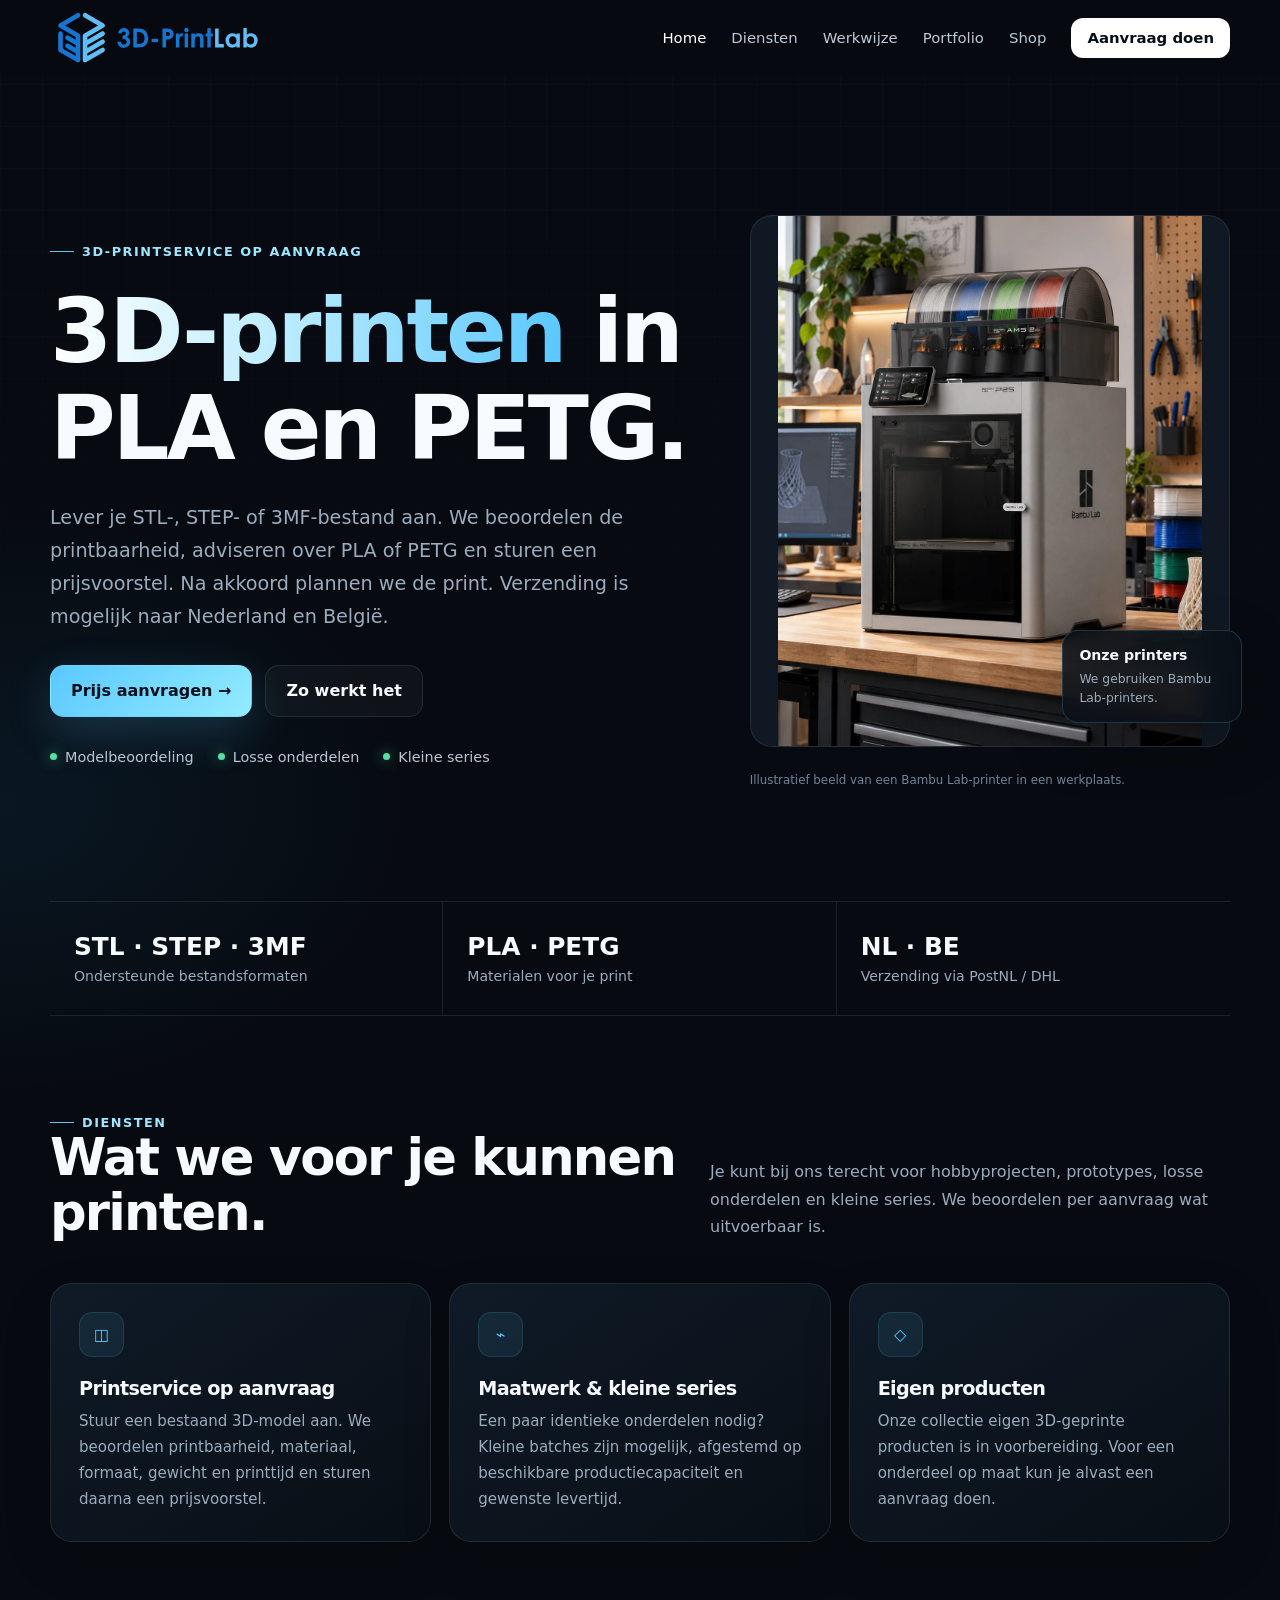
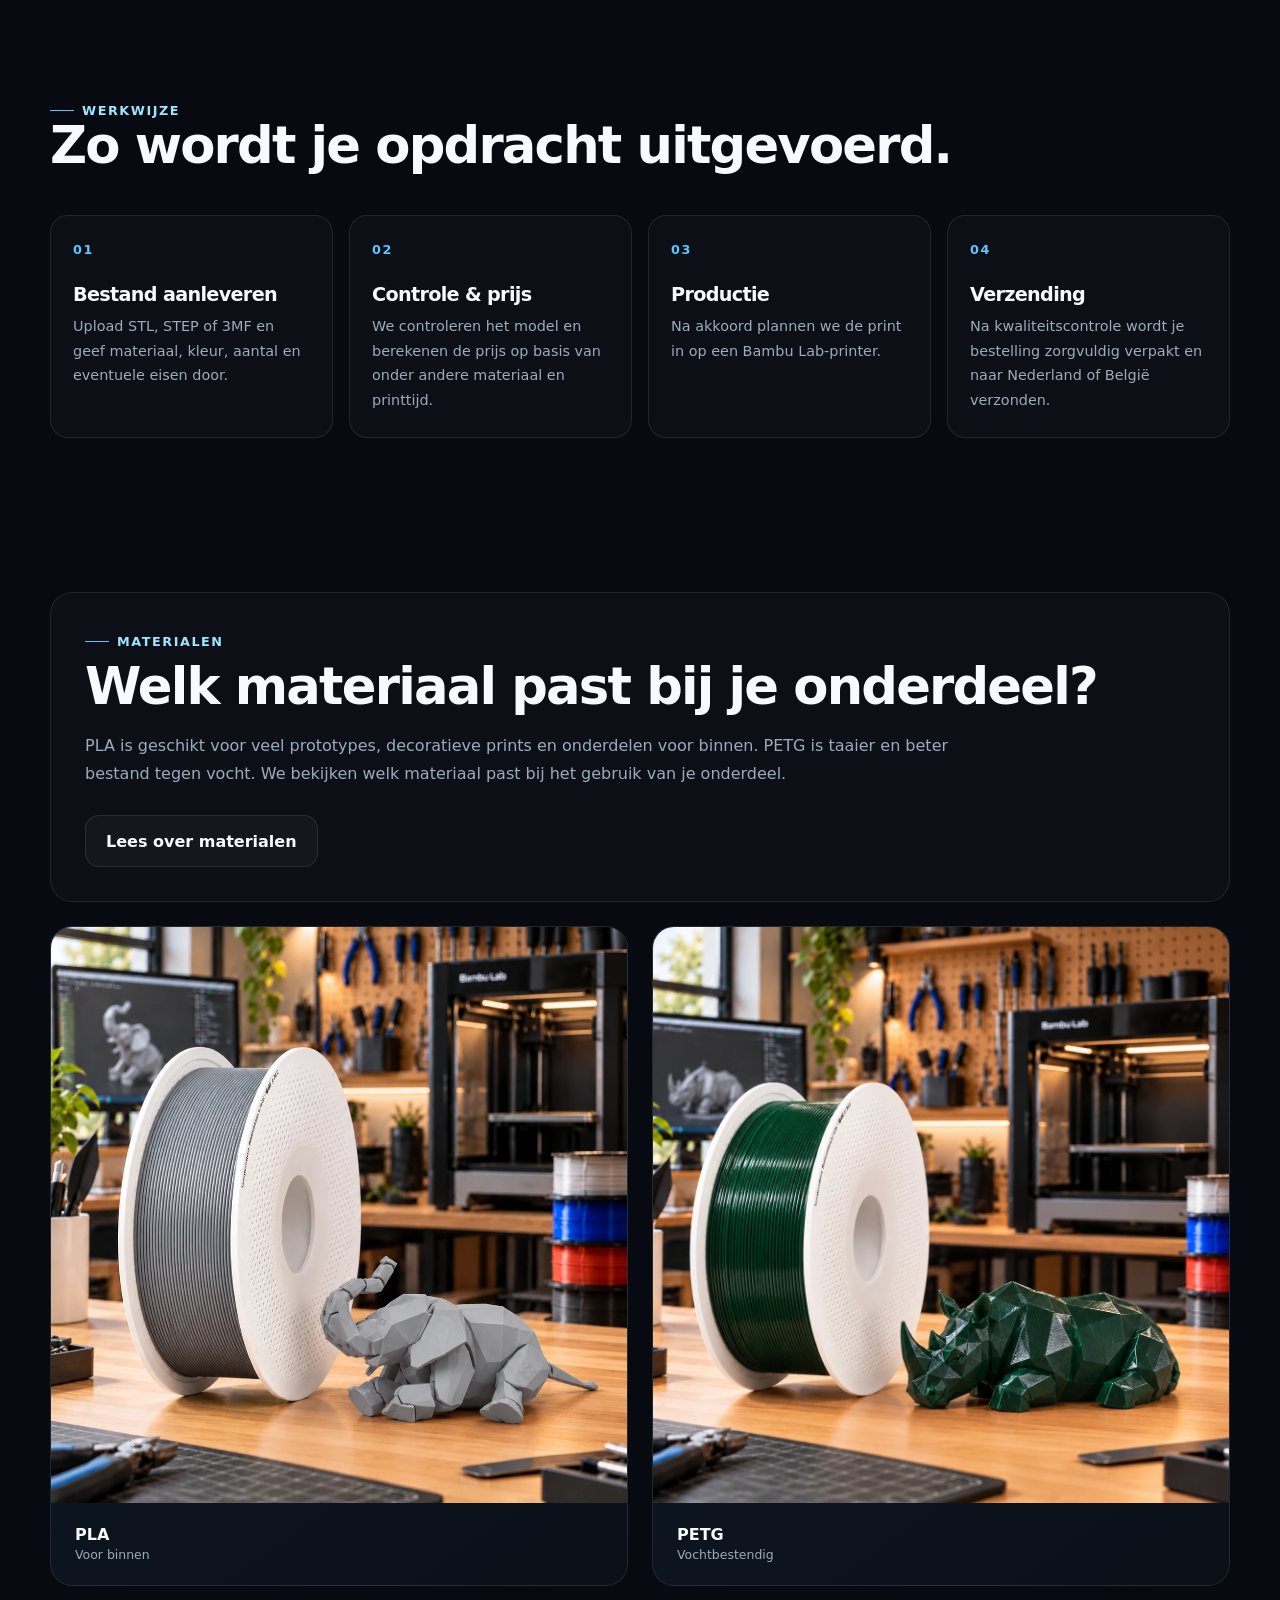
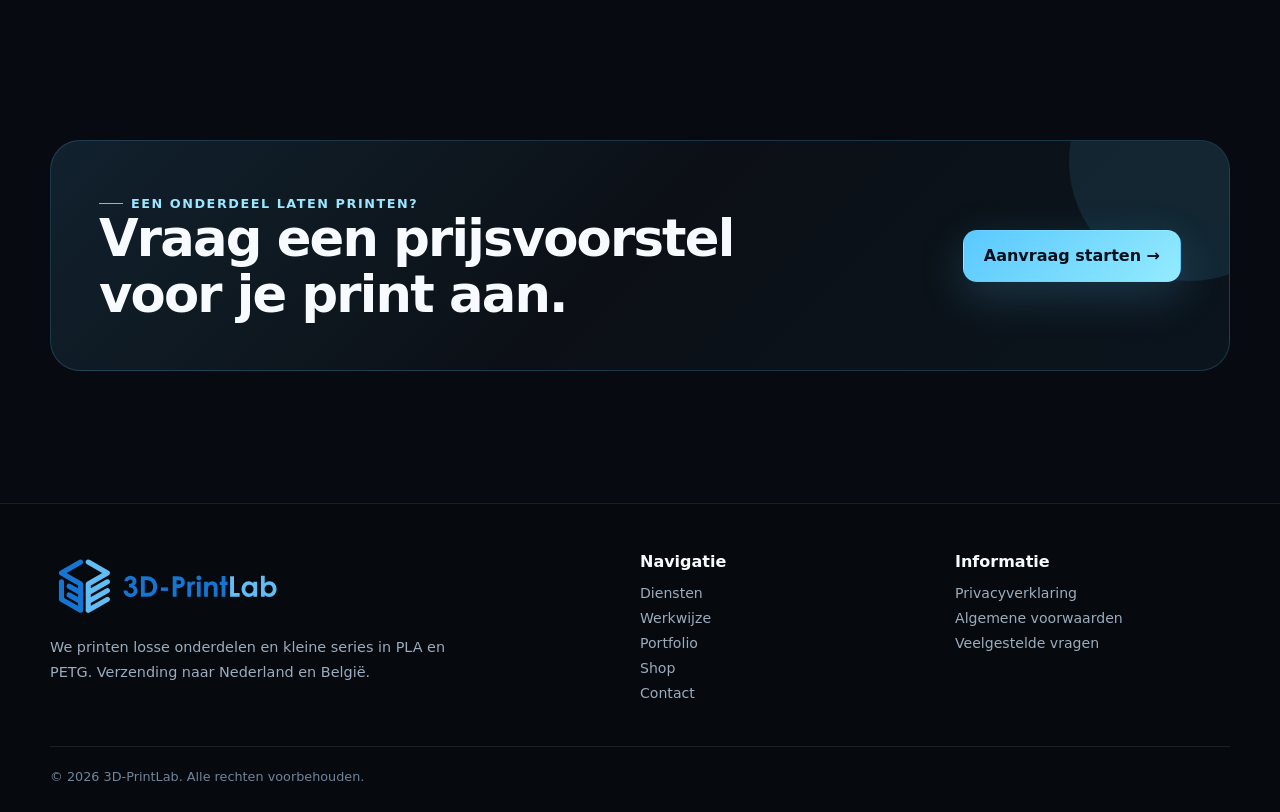
<file: index.html>
<!doctype html><html lang="nl"><head><meta charset="utf-8"><meta name="viewport" content="width=device-width,initial-scale=1"><title>3D-PrintLab | 3D printservice op maat</title><meta name="description" content="Nauwkeurige 3D-printservice voor STL, STEP en 3MF. Maatwerk, kleine series en snelle verzending in Nederland en België."><meta name="theme-color" content="#070b11"><meta property="og:title" content="3D-PrintLab | 3D printservice op maat"><meta property="og:description" content="Nauwkeurige 3D-printservice voor STL, STEP en 3MF. Maatwerk, kleine series en snelle verzending in Nederland en België."><meta property="og:type" content="website"><meta property="og:url" content="https://3d-printlab.nl/"><link rel="stylesheet" href="assets/style.css"><link rel="icon" href="assets/branding/03-alleen-logo-transparant.svg" sizes="any" type="image/svg+xml"></head><body><header class="site-header"><div class="container nav"><a class="brand" href="index.html" aria-label="3D-PrintLab home"><img class="brand-logo" src="assets/branding/02-logo-naast-tekst-transparant.svg" alt="3D-PrintLab" width="2280" height="660" decoding="async"></a><button class="menu-btn" aria-label="Menu openen"><svg width="25" height="25" viewBox="0 0 24 24" fill="none"><path d="M4 7h16M4 12h16M4 17h16" stroke="currentColor" stroke-width="1.8" stroke-linecap="round"/></svg></button><nav class="nav-links"><a href="index.html" data-nav="home">Home</a><a href="diensten.html" data-nav="diensten">Diensten</a><a href="werkwijze.html" data-nav="werkwijze">Werkwijze</a><a href="portfolio.html" data-nav="portfolio">Portfolio</a><a href="shop.html" data-nav="shop">Shop</a><a href="contact.html" class="nav-cta" data-nav="contact">Aanvraag doen</a></nav></div></header><main><section class="hero"><div class="container hero-grid"><div class="hero-copy reveal"><span class="eyebrow">3D-printservice op aanvraag</span><h1><span class="gradient-text">3D-printen</span> in PLA en PETG.</h1><p class="lead">Lever je STL-, STEP- of 3MF-bestand aan. We beoordelen de printbaarheid, adviseren over PLA of PETG en sturen een prijsvoorstel. Na akkoord plannen we de print. Verzending is mogelijk naar Nederland en België.</p><div class="actions"><a class="btn btn-primary" href="contact.html">Prijs aanvragen →</a><a class="btn btn-ghost" href="werkwijze.html">Zo werkt het</a></div><div class="hero-points"><span><i class="dot"></i> Modelbeoordeling</span><span><i class="dot"></i> Losse onderdelen</span><span><i class="dot"></i> Kleine series</span></div></div><div class="hero-visual reveal"><div class="glow"></div><figure class="printer-photo"><img src="assets/printer-workshop.webp" alt="Bambu Lab-printer in een werkplaats" width="1122" height="1402" fetchpriority="high"></figure><div class="machine-badge"><strong>Onze printers</strong><span>We gebruiken Bambu Lab-printers.</span></div><span class="brand-note">Illustratief beeld van een Bambu Lab-printer in een werkplaats.</span></div></div></section><section class="container"><div class="stats reveal"><div class="stat"><strong>STL · STEP · 3MF</strong><span>Ondersteunde bestandsformaten</span></div><div class="stat"><strong>PLA · PETG</strong><span>Materialen voor je print</span></div><div class="stat"><strong>NL · BE</strong><span>Verzending via PostNL / DHL</span></div></div></section><section class="section"><div class="container"><div class="section-head reveal"><div><span class="eyebrow">Diensten</span><h2>Wat we voor je kunnen printen.</h2></div><p>Je kunt bij ons terecht voor hobbyprojecten, prototypes, losse onderdelen en kleine series. We beoordelen per aanvraag wat uitvoerbaar is.</p></div><div class="cards"><article class="card reveal"><div class="icon">◫</div><h3>Printservice op aanvraag</h3><p>Stuur een bestaand 3D-model aan. We beoordelen printbaarheid, materiaal, formaat, gewicht en printtijd en sturen daarna een prijsvoorstel.</p></article><article class="card reveal"><div class="icon">⌁</div><h3>Maatwerk & kleine series</h3><p>Een paar identieke onderdelen nodig? Kleine batches zijn mogelijk, afgestemd op beschikbare productiecapaciteit en gewenste levertijd.</p></article><article class="card reveal"><div class="icon">◇</div><h3>Eigen producten</h3><p>Onze collectie eigen 3D-geprinte producten is in voorbereiding. Voor een onderdeel op maat kun je alvast een aanvraag doen.</p></article></div></div></section><section class="section compact"><div class="container"><div class="section-head reveal"><div><span class="eyebrow">Werkwijze</span><h2>Zo wordt je opdracht uitgevoerd.</h2></div></div><div class="steps"><div class="step reveal"><h3>Bestand aanleveren</h3><p>Upload STL, STEP of 3MF en geef materiaal, kleur, aantal en eventuele eisen door.</p></div><div class="step reveal"><h3>Controle & prijs</h3><p>We controleren het model en berekenen de prijs op basis van onder andere materiaal en printtijd.</p></div><div class="step reveal"><h3>Productie</h3><p>Na akkoord plannen we de print in op een Bambu Lab-printer.</p></div><div class="step reveal"><h3>Verzending</h3><p>Na kwaliteitscontrole wordt je bestelling zorgvuldig verpakt en naar Nederland of België verzonden.</p></div></div></div></section><section class="section"><div class="container material-stage"><div class="material-copy reveal"><span class="eyebrow">Materialen</span><h2>Welk materiaal past bij je onderdeel?</h2><p>PLA is geschikt voor veel prototypes, decoratieve prints en onderdelen voor binnen. PETG is taaier en beter bestand tegen vocht. We bekijken welk materiaal past bij het gebruik van je onderdeel.</p><div class="actions" style="margin-top:28px"><a class="btn btn-ghost" href="diensten.html#materialen">Lees over materialen</a></div></div><div class="spools reveal"><div class="spool" style="--spool:#58c7ff"><img class="filament-photo" src="assets/pla-workshop.webp" alt="Grijze PLA-filamentrol met een geprinte olifant in een werkplaats" width="1148" height="1370" loading="lazy"><div class="spool-label"><strong>PLA</strong><span>Voor binnen</span></div></div><div class="spool" style="--spool:#f3f6fa"><img class="filament-photo" src="assets/petg-workshop.webp" alt="Donkergroene PETG-filamentrol met een geprinte neushoorn in een werkplaats" width="1312" height="1199" loading="lazy"><div class="spool-label"><strong>PETG</strong><span>Vochtbestendig</span></div></div></div></div></section><section class="section compact"><div class="container cta reveal"><div><span class="eyebrow">Een onderdeel laten printen?</span><h2>Vraag een prijsvoorstel voor je print aan.</h2></div><div class="actions"><a class="btn btn-primary" href="contact.html">Aanvraag starten →</a></div></div></section></main><footer><div class="container"><div class="footer-grid"><div class="footer-brand"><a class="brand" href="index.html"><img class="brand-logo" src="assets/branding/02-logo-naast-tekst-transparant.svg" alt="3D-PrintLab" width="2280" height="660" decoding="async"></a><p>We printen losse onderdelen en kleine series in PLA en PETG. Verzending naar Nederland en België.</p></div><div class="footer-col"><strong>Navigatie</strong><a href="diensten.html">Diensten</a><a href="werkwijze.html">Werkwijze</a><a href="portfolio.html">Portfolio</a><a href="shop.html">Shop</a><a href="contact.html">Contact</a></div><div class="footer-col"><strong>Informatie</strong><a href="privacy.html">Privacyverklaring</a><a href="voorwaarden.html">Algemene voorwaarden</a><a href="contact.html#faq">Veelgestelde vragen</a></div></div><div class="footer-bottom"><span>© <span data-year></span> 3D-PrintLab. Alle rechten voorbehouden.</span></div></div></footer><script src="assets/app.js"></script><script>document.querySelector('[data-nav="home"]')?.classList.add('active');</script></body></html>
</file>
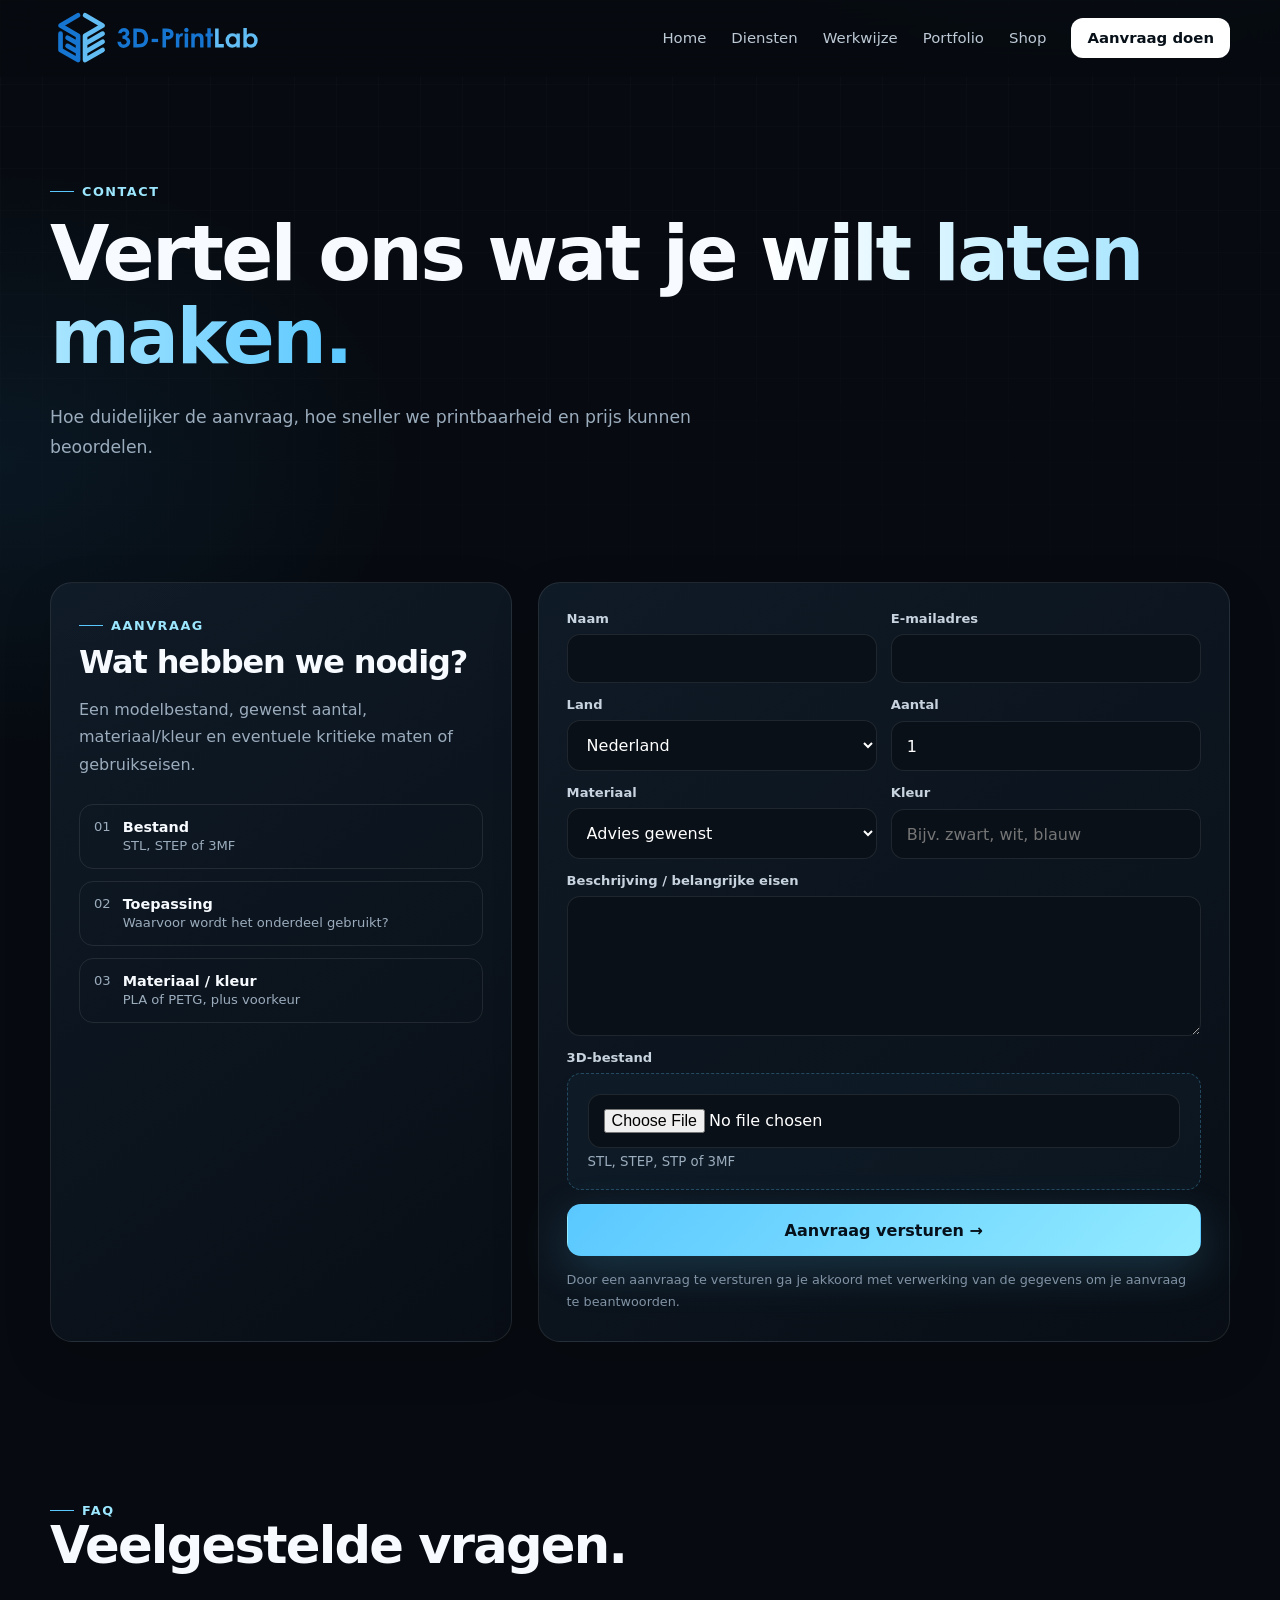
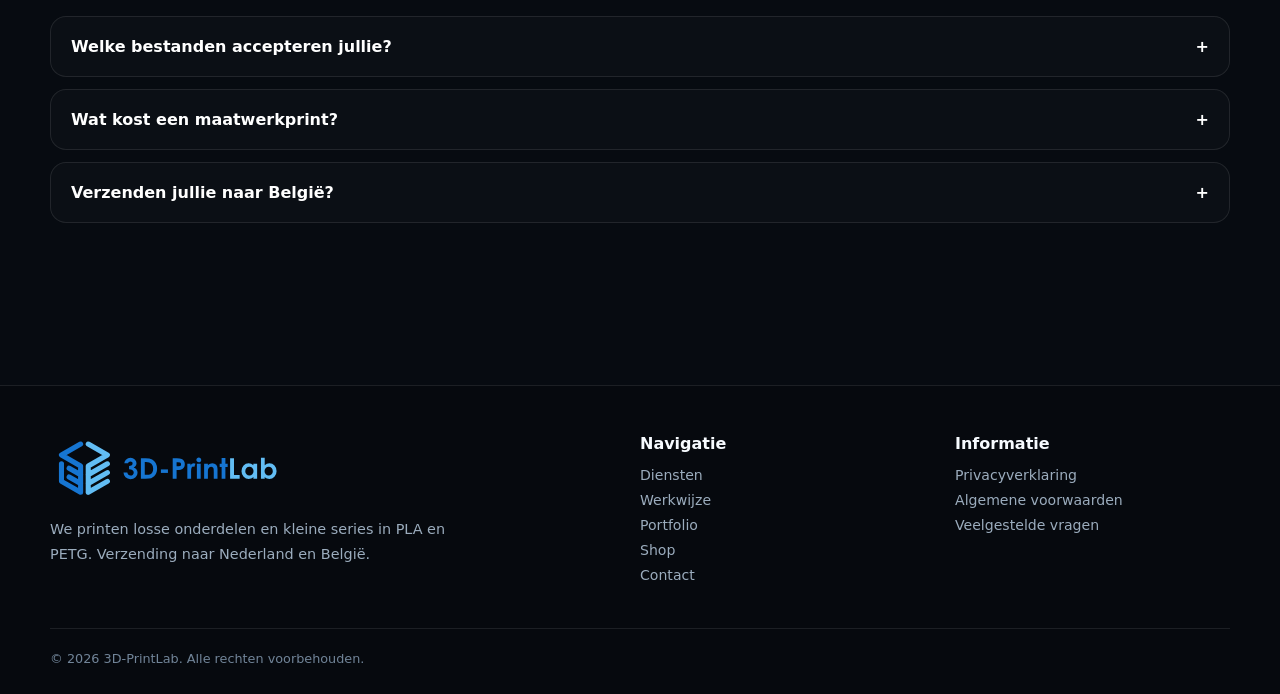
<file: contact.html>
<!doctype html><html lang="nl"><head><meta charset="utf-8"><meta name="viewport" content="width=device-width,initial-scale=1"><title>Aanvraag & contact | 3D-PrintLab</title><meta name="description" content="Vraag een 3D-print aan en lever STL, STEP of 3MF aan."><meta name="theme-color" content="#070b11"><link rel="stylesheet" href="assets/style.css"><link rel="icon" href="assets/branding/03-alleen-logo-transparant.svg" sizes="any" type="image/svg+xml"></head><body><header class="site-header"><div class="container nav"><a class="brand" href="index.html"><img class="brand-logo" src="assets/branding/02-logo-naast-tekst-transparant.svg" alt="3D-PrintLab" width="2280" height="660" decoding="async"></a><button class="menu-btn" aria-label="Menu openen">☰</button><nav class="nav-links"><a href="index.html" >Home</a><a href="diensten.html" >Diensten</a><a href="werkwijze.html" >Werkwijze</a><a href="portfolio.html" >Portfolio</a><a href="shop.html" >Shop</a><a href="contact.html" class="nav-cta active">Aanvraag doen</a></nav></div></header><main><section class="page-hero"><div class="container reveal"><span class="eyebrow">Contact</span><h1>Vertel ons wat je <span class="gradient-text">wilt laten maken.</span></h1><p>Hoe duidelijker de aanvraag, hoe sneller we printbaarheid en prijs kunnen beoordelen.</p></div></section><section class="section compact"><div class="container form-wrap"><aside class="contact-panel reveal"><span class="eyebrow">Aanvraag</span><h2>Wat hebben we nodig?</h2><p>Een modelbestand, gewenst aantal, materiaal/kleur en eventuele kritieke maten of gebruikseisen.</p><div class="contact-list"><div class="contact-item"><span>01</span><div><strong>Bestand</strong><span>STL, STEP of 3MF</span></div></div><div class="contact-item"><span>02</span><div><strong>Toepassing</strong><span>Waarvoor wordt het onderdeel gebruikt?</span></div></div><div class="contact-item"><span>03</span><div><strong>Materiaal / kleur</strong><span>PLA of PETG, plus voorkeur</span></div></div></div></aside><section class="form-panel reveal"><form id="quoteForm" method="post" enctype="multipart/form-data"><div class="form-grid"><div class="field"><label for="name">Naam</label><input id="name" name="naam" required></div><div class="field"><label for="email">E-mailadres</label><input id="email" type="email" name="email" required></div><div class="field"><label for="country">Land</label><select id="country" name="land"><option>Nederland</option><option>België</option></select></div><div class="field"><label for="qty">Aantal</label><input id="qty" name="aantal" type="number" min="1" value="1"></div><div class="field"><label for="material">Materiaal</label><select id="material" name="materiaal"><option>Advies gewenst</option><option>PLA</option><option>PETG</option><option>Anders / vraag</option></select></div><div class="field"><label for="color">Kleur</label><input id="color" name="kleur" placeholder="Bijv. zwart, wit, blauw"></div><div class="field full"><label for="details">Beschrijving / belangrijke eisen</label><textarea id="details" name="omschrijving" required></textarea></div><div class="field full"><label for="file">3D-bestand</label><div class="file-drop"><input class="file-input" data-filename-target="#filename" id="file" name="bestand" type="file" accept=".stl,.step,.stp,.3mf"><small id="filename">STL, STEP, STP of 3MF</small></div></div><div class="field full"><button class="btn btn-primary" type="submit">Aanvraag versturen →</button></div></div><div id="formAlert" class="alert info"></div><p class="form-note">Door een aanvraag te versturen ga je akkoord met verwerking van de gegevens om je aanvraag te beantwoorden.</p></form></section></div></section><section id="faq" class="section"><div class="container"><div class="section-head reveal"><div><span class="eyebrow">FAQ</span><h2>Veelgestelde vragen.</h2></div></div><div class="faq"><div class="faq-item reveal"><button class="faq-btn">Welke bestanden accepteren jullie?<span>+</span></button><div class="faq-answer"><p>STL, STEP/STP en 3MF.</p></div></div><div class="faq-item reveal"><button class="faq-btn">Wat kost een maatwerkprint?<span>+</span></button><div class="faq-answer"><p>Dat hangt af van materiaal, formaat, printtijd, complexiteit en aantal.</p></div></div><div class="faq-item reveal"><button class="faq-btn">Verzenden jullie naar België?<span>+</span></button><div class="faq-answer"><p>Ja, voorlopig naar Nederland en België via beschikbare PostNL- of DHL-diensten.</p></div></div></div></div></section></main><footer><div class="container"><div class="footer-grid"><div class="footer-brand"><a class="brand" href="index.html"><img class="brand-logo" src="assets/branding/02-logo-naast-tekst-transparant.svg" alt="3D-PrintLab" width="2280" height="660" decoding="async"></a><p>We printen losse onderdelen en kleine series in PLA en PETG. Verzending naar Nederland en België.</p></div><div class="footer-col"><strong>Navigatie</strong><a href="diensten.html">Diensten</a><a href="werkwijze.html">Werkwijze</a><a href="portfolio.html">Portfolio</a><a href="shop.html">Shop</a><a href="contact.html">Contact</a></div><div class="footer-col"><strong>Informatie</strong><a href="privacy.html">Privacyverklaring</a><a href="voorwaarden.html">Algemene voorwaarden</a><a href="contact.html#faq">Veelgestelde vragen</a></div></div><div class="footer-bottom"><span>© <span data-year></span> 3D-PrintLab. Alle rechten voorbehouden.</span></div></div></footer><script src="assets/app.js"></script></body></html>
</file>
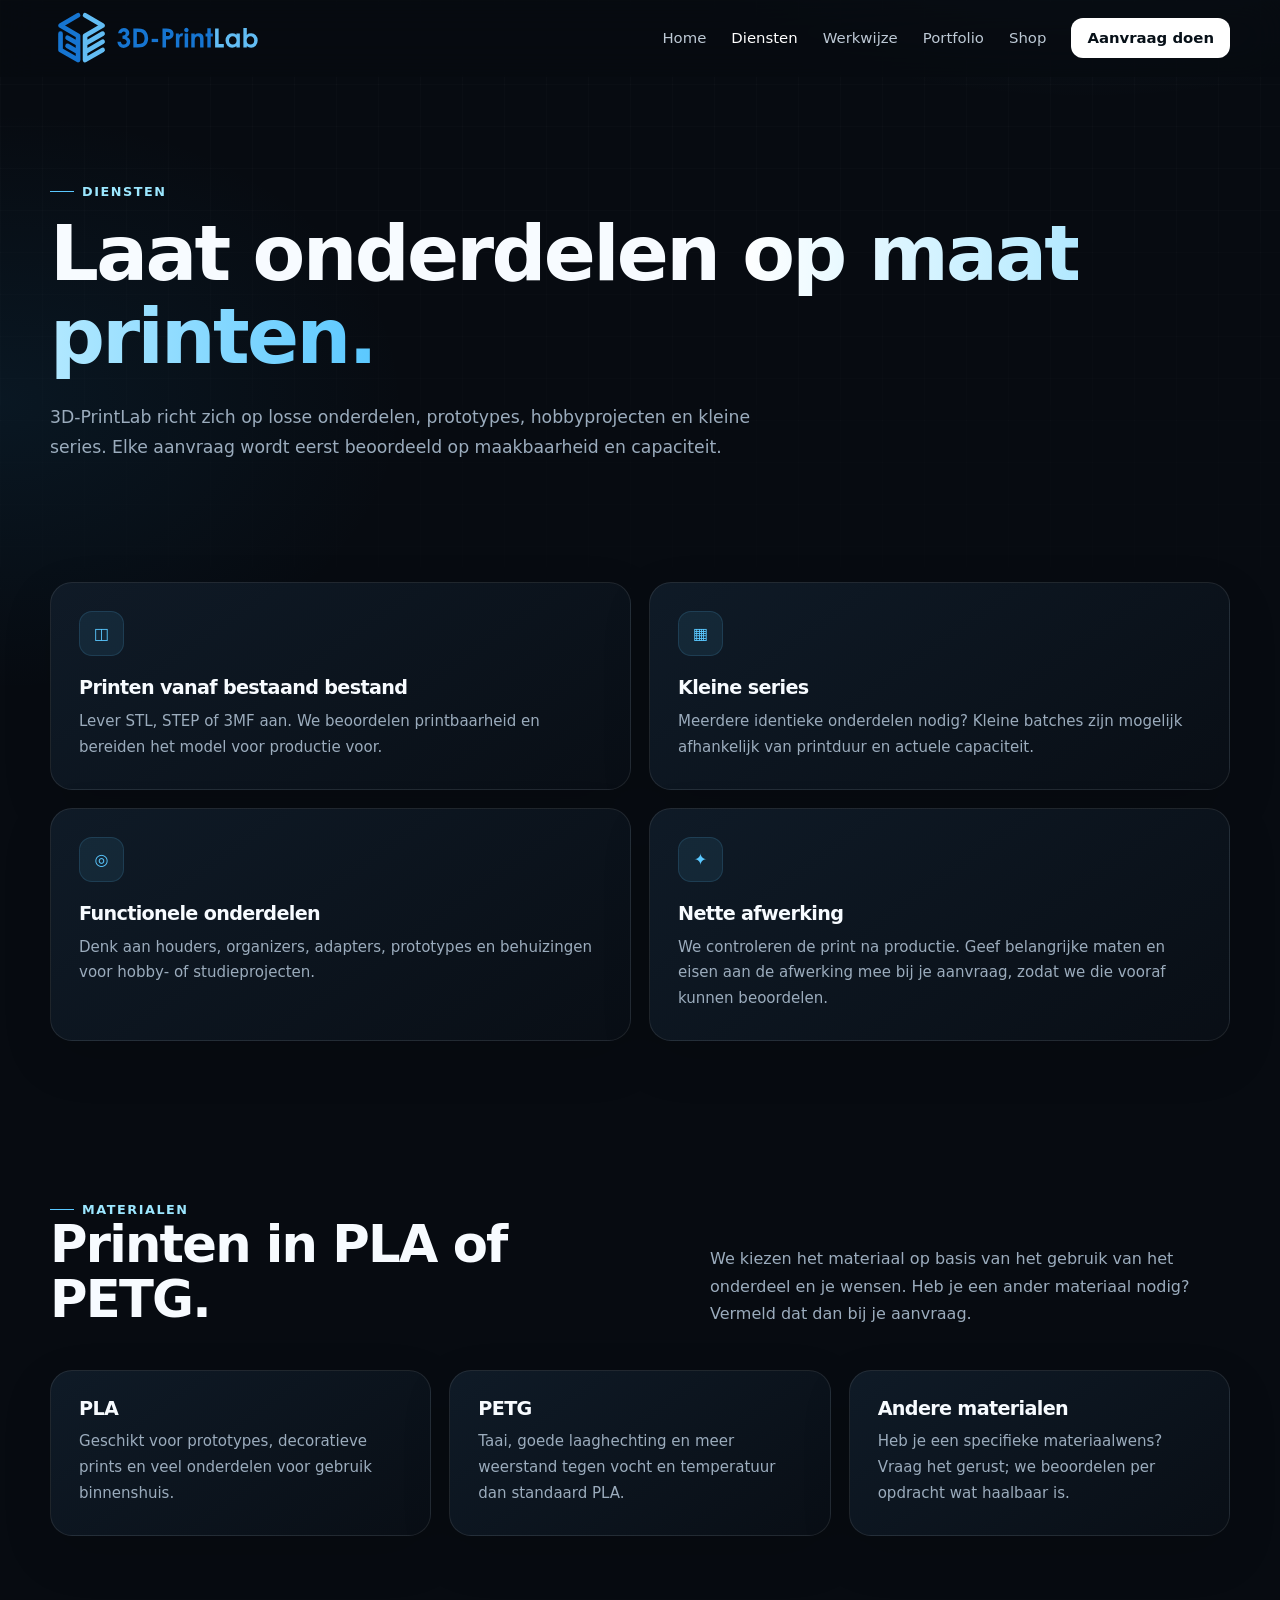
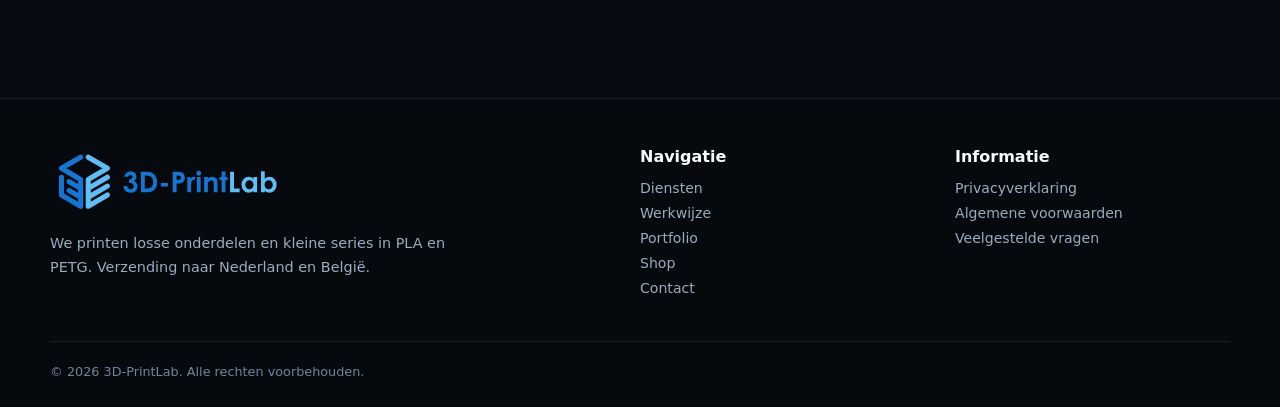
<file: diensten.html>
<!doctype html><html lang="nl"><head><meta charset="utf-8"><meta name="viewport" content="width=device-width,initial-scale=1"><title>Diensten | 3D-PrintLab</title><meta name="description" content="3D-printservice op aanvraag, maatwerk en kleine series in PLA en PETG."><meta name="theme-color" content="#070b11"><link rel="stylesheet" href="assets/style.css"><link rel="icon" href="assets/branding/03-alleen-logo-transparant.svg" sizes="any" type="image/svg+xml"></head><body><header class="site-header"><div class="container nav"><a class="brand" href="index.html"><img class="brand-logo" src="assets/branding/02-logo-naast-tekst-transparant.svg" alt="3D-PrintLab" width="2280" height="660" decoding="async"></a><button class="menu-btn" aria-label="Menu openen">☰</button><nav class="nav-links"><a href="index.html" >Home</a><a href="diensten.html" class="active">Diensten</a><a href="werkwijze.html" >Werkwijze</a><a href="portfolio.html" >Portfolio</a><a href="shop.html" >Shop</a><a href="contact.html" class="nav-cta ">Aanvraag doen</a></nav></div></header><main><section class="page-hero"><div class="container reveal"><span class="eyebrow">Diensten</span><h1>Laat onderdelen <span class="gradient-text">op maat printen.</span></h1><p>3D-PrintLab richt zich op losse onderdelen, prototypes, hobbyprojecten en kleine series. Elke aanvraag wordt eerst beoordeeld op maakbaarheid en capaciteit.</p></div></section><section class="section compact"><div class="container feature-grid"><div class="feature reveal"><div class="icon">◫</div><h3>Printen vanaf bestaand bestand</h3><p>Lever STL, STEP of 3MF aan. We beoordelen printbaarheid en bereiden het model voor productie voor.</p></div><div class="feature reveal"><div class="icon">▦</div><h3>Kleine series</h3><p>Meerdere identieke onderdelen nodig? Kleine batches zijn mogelijk afhankelijk van printduur en actuele capaciteit.</p></div><div class="feature reveal"><div class="icon">◎</div><h3>Functionele onderdelen</h3><p>Denk aan houders, organizers, adapters, prototypes en behuizingen voor hobby- of studieprojecten.</p></div><div class="feature reveal"><div class="icon">✦</div><h3>Nette afwerking</h3><p>We controleren de print na productie. Geef belangrijke maten en eisen aan de afwerking mee bij je aanvraag, zodat we die vooraf kunnen beoordelen.</p></div></div></section><section id="materialen" class="section"><div class="container"><div class="section-head reveal"><div><span class="eyebrow">Materialen</span><h2>Printen in PLA of PETG.</h2></div><p>We kiezen het materiaal op basis van het gebruik van het onderdeel en je wensen. Heb je een ander materiaal nodig? Vermeld dat dan bij je aanvraag.</p></div><div class="cards"><div class="card reveal"><h3>PLA</h3><p>Geschikt voor prototypes, decoratieve prints en veel onderdelen voor gebruik binnenshuis.</p></div><div class="card reveal"><h3>PETG</h3><p>Taai, goede laaghechting en meer weerstand tegen vocht en temperatuur dan standaard PLA.</p></div><div class="card reveal"><h3>Andere materialen</h3><p>Heb je een specifieke materiaalwens? Vraag het gerust; we beoordelen per opdracht wat haalbaar is.</p></div></div></div></section></main><footer><div class="container"><div class="footer-grid"><div class="footer-brand"><a class="brand" href="index.html"><img class="brand-logo" src="assets/branding/02-logo-naast-tekst-transparant.svg" alt="3D-PrintLab" width="2280" height="660" decoding="async"></a><p>We printen losse onderdelen en kleine series in PLA en PETG. Verzending naar Nederland en België.</p></div><div class="footer-col"><strong>Navigatie</strong><a href="diensten.html">Diensten</a><a href="werkwijze.html">Werkwijze</a><a href="portfolio.html">Portfolio</a><a href="shop.html">Shop</a><a href="contact.html">Contact</a></div><div class="footer-col"><strong>Informatie</strong><a href="privacy.html">Privacyverklaring</a><a href="voorwaarden.html">Algemene voorwaarden</a><a href="contact.html#faq">Veelgestelde vragen</a></div></div><div class="footer-bottom"><span>© <span data-year></span> 3D-PrintLab. Alle rechten voorbehouden.</span></div></div></footer><script src="assets/app.js"></script></body></html>
</file>
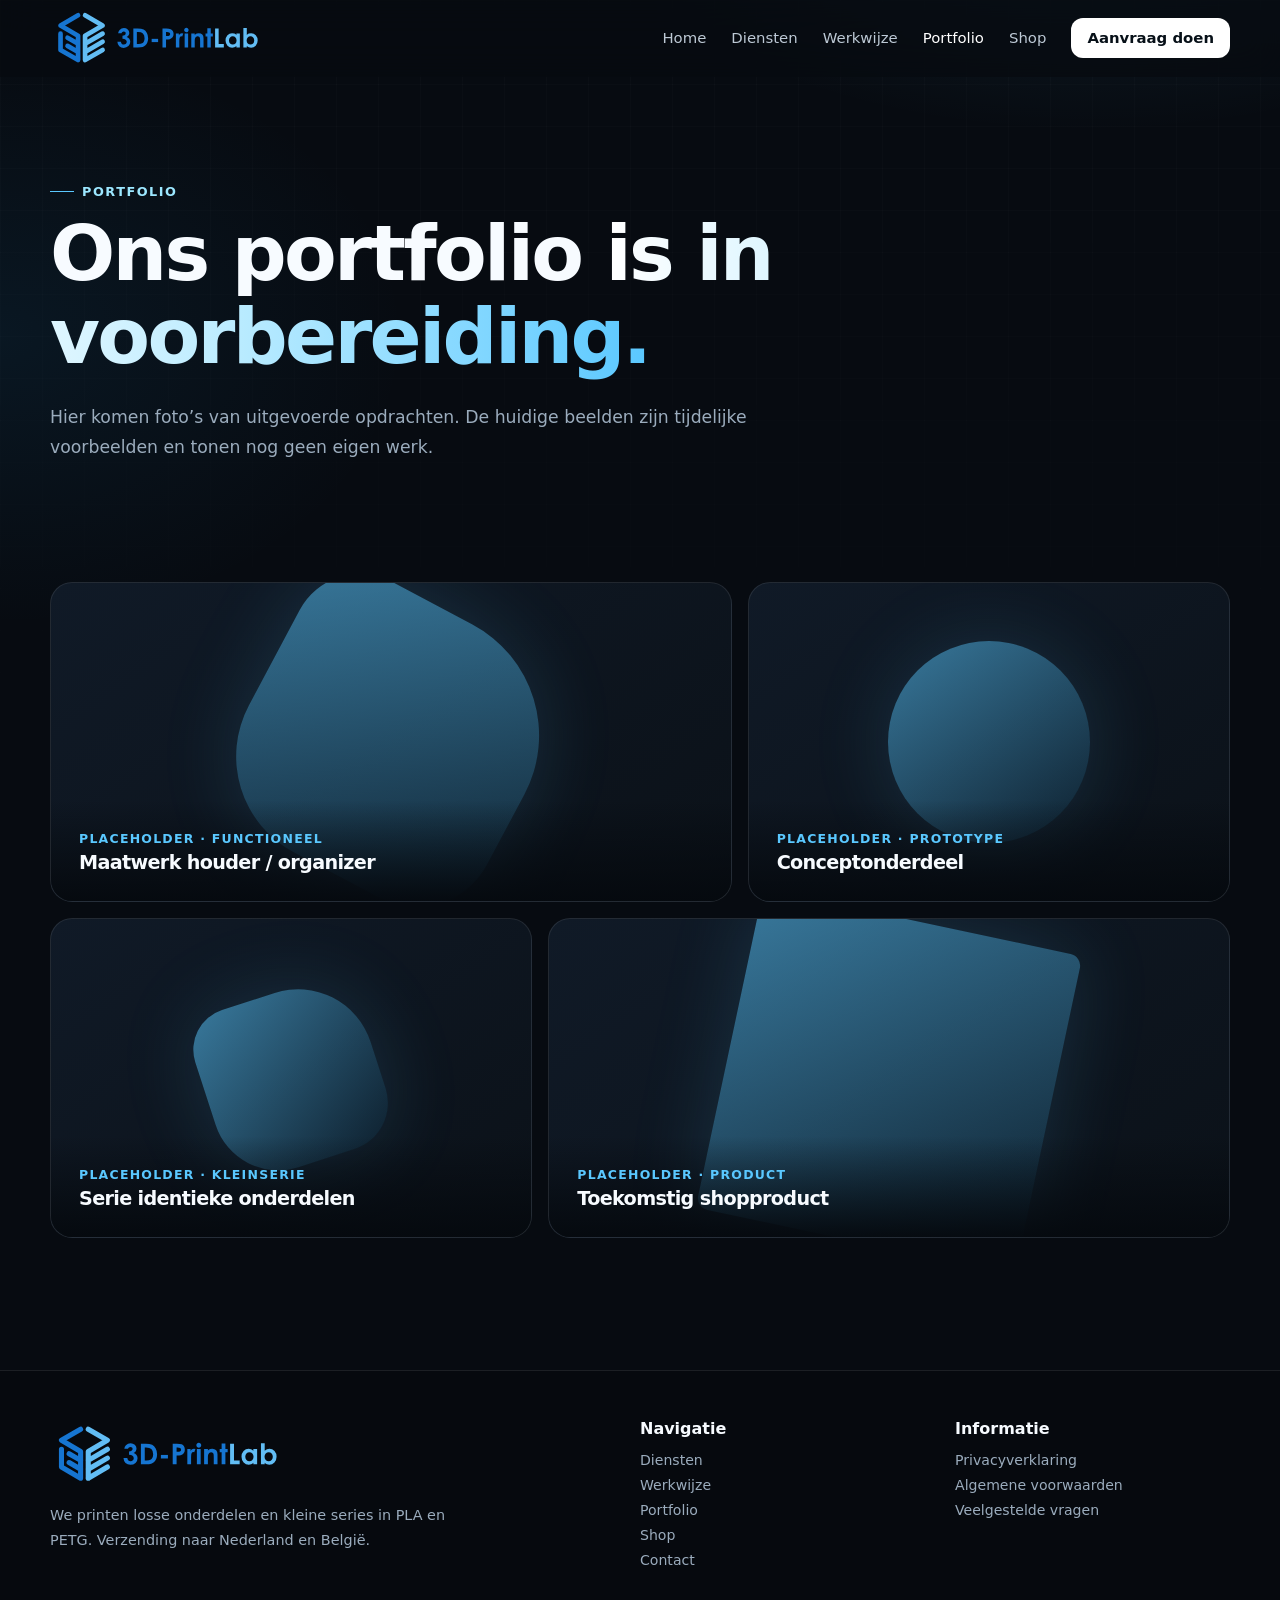
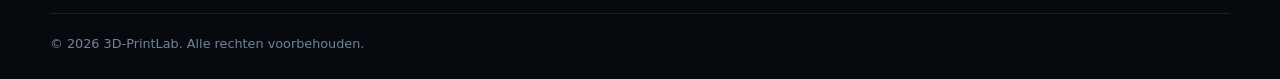
<file: portfolio.html>
<!doctype html><html lang="nl"><head><meta charset="utf-8"><meta name="viewport" content="width=device-width,initial-scale=1"><title>Portfolio | 3D-PrintLab</title><meta name="description" content="Portfolio van 3D-geprinte maatwerkonderdelen en producten."><meta name="theme-color" content="#070b11"><link rel="stylesheet" href="assets/style.css"><link rel="icon" href="assets/branding/03-alleen-logo-transparant.svg" sizes="any" type="image/svg+xml"></head><body><header class="site-header"><div class="container nav"><a class="brand" href="index.html"><img class="brand-logo" src="assets/branding/02-logo-naast-tekst-transparant.svg" alt="3D-PrintLab" width="2280" height="660" decoding="async"></a><button class="menu-btn" aria-label="Menu openen">☰</button><nav class="nav-links"><a href="index.html" >Home</a><a href="diensten.html" >Diensten</a><a href="werkwijze.html" >Werkwijze</a><a href="portfolio.html" class="active">Portfolio</a><a href="shop.html" >Shop</a><a href="contact.html" class="nav-cta ">Aanvraag doen</a></nav></div></header><main><section class="page-hero"><div class="container reveal"><span class="eyebrow">Portfolio</span><h1>Ons portfolio <span class="gradient-text">is in voorbereiding.</span></h1><p>Hier komen foto’s van uitgevoerde opdrachten. De huidige beelden zijn tijdelijke voorbeelden en tonen nog geen eigen werk.</p></div></section><section class="section compact"><div class="container portfolio-grid"><article class="project large reveal"><div class="project-art"><div class="project-shape"></div></div><div class="project-info"><span>Placeholder · Functioneel</span><h3>Maatwerk houder / organizer</h3></div></article><article class="project small reveal"><div class="project-art"><div class="project-shape" style="border-radius:50%;transform:none"></div></div><div class="project-info"><span>Placeholder · Prototype</span><h3>Conceptonderdeel</h3></div></article><article class="project small reveal"><div class="project-art"><div class="project-shape" style="transform:rotate(-18deg);width:36%"></div></div><div class="project-info"><span>Placeholder · Kleinserie</span><h3>Serie identieke onderdelen</h3></div></article><article class="project large reveal"><div class="project-art"><div class="project-shape" style="border-radius:12px;transform:rotate(12deg);width:48%"></div></div><div class="project-info"><span>Placeholder · Product</span><h3>Toekomstig shopproduct</h3></div></article></div></section></main><footer><div class="container"><div class="footer-grid"><div class="footer-brand"><a class="brand" href="index.html"><img class="brand-logo" src="assets/branding/02-logo-naast-tekst-transparant.svg" alt="3D-PrintLab" width="2280" height="660" decoding="async"></a><p>We printen losse onderdelen en kleine series in PLA en PETG. Verzending naar Nederland en België.</p></div><div class="footer-col"><strong>Navigatie</strong><a href="diensten.html">Diensten</a><a href="werkwijze.html">Werkwijze</a><a href="portfolio.html">Portfolio</a><a href="shop.html">Shop</a><a href="contact.html">Contact</a></div><div class="footer-col"><strong>Informatie</strong><a href="privacy.html">Privacyverklaring</a><a href="voorwaarden.html">Algemene voorwaarden</a><a href="contact.html#faq">Veelgestelde vragen</a></div></div><div class="footer-bottom"><span>© <span data-year></span> 3D-PrintLab. Alle rechten voorbehouden.</span></div></div></footer><script src="assets/app.js"></script></body></html>
</file>
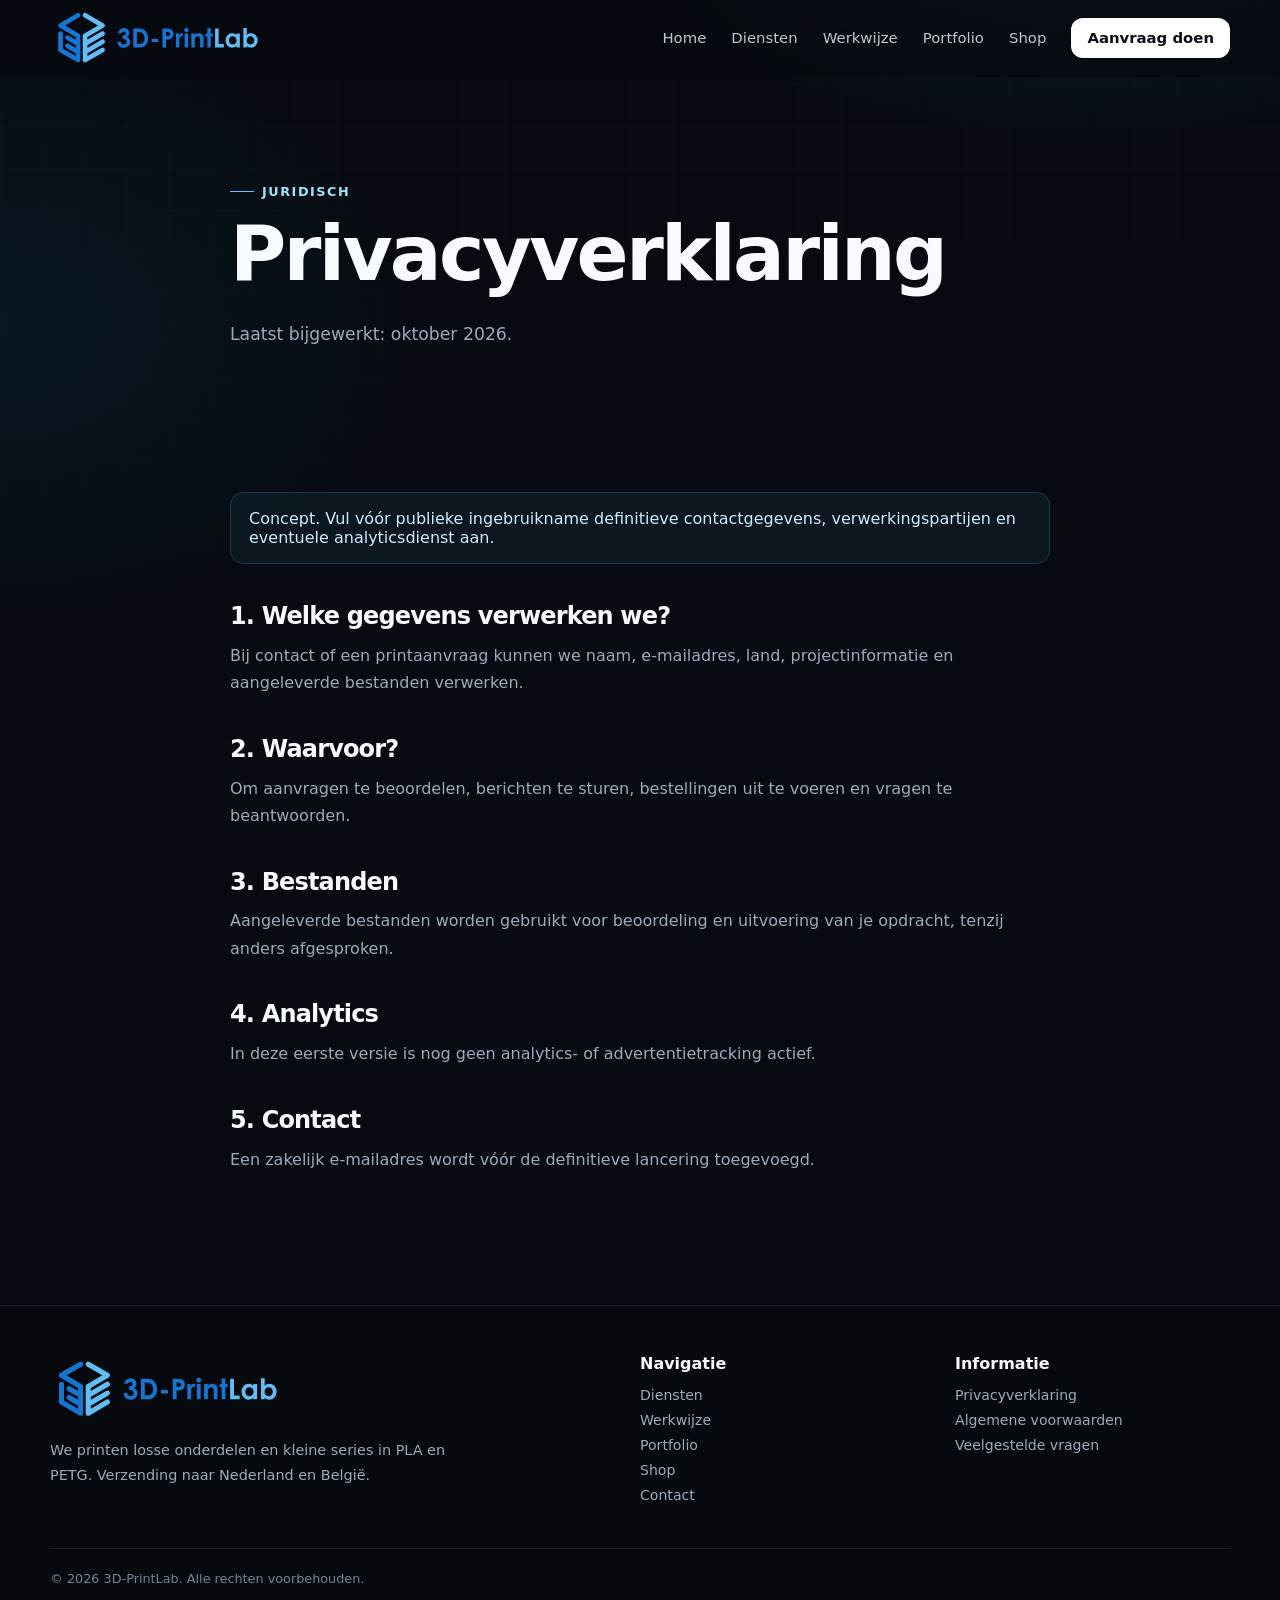
<file: privacy.html>
<!doctype html><html lang="nl"><head><meta charset="utf-8"><meta name="viewport" content="width=device-width,initial-scale=1"><title>Privacyverklaring | 3D-PrintLab</title><meta name="description" content="Privacyverklaring van 3D-PrintLab."><meta name="theme-color" content="#070b11"><link rel="stylesheet" href="assets/style.css"><link rel="icon" href="assets/branding/03-alleen-logo-transparant.svg" sizes="any" type="image/svg+xml"></head><body><header class="site-header"><div class="container nav"><a class="brand" href="index.html"><img class="brand-logo" src="assets/branding/02-logo-naast-tekst-transparant.svg" alt="3D-PrintLab" width="2280" height="660" decoding="async"></a><button class="menu-btn" aria-label="Menu openen">☰</button><nav class="nav-links"><a href="index.html" >Home</a><a href="diensten.html" >Diensten</a><a href="werkwijze.html" >Werkwijze</a><a href="portfolio.html" >Portfolio</a><a href="shop.html" >Shop</a><a href="contact.html" class="nav-cta ">Aanvraag doen</a></nav></div></header><main><section class="page-hero"><div class="container legal reveal"><span class="eyebrow">Juridisch</span><h1>Privacyverklaring</h1><p>Laatst bijgewerkt: oktober 2026.</p></div></section><section class="section compact"><div class="container legal reveal"><div class="notice">Concept. Vul vóór publieke ingebruikname definitieve contactgegevens, verwerkingspartijen en eventuele analyticsdienst aan.</div><h2>1. Welke gegevens verwerken we?</h2><p>Bij contact of een printaanvraag kunnen we naam, e-mailadres, land, projectinformatie en aangeleverde bestanden verwerken.</p><h2>2. Waarvoor?</h2><p>Om aanvragen te beoordelen, berichten te sturen, bestellingen uit te voeren en vragen te beantwoorden.</p><h2>3. Bestanden</h2><p>Aangeleverde bestanden worden gebruikt voor beoordeling en uitvoering van je opdracht, tenzij anders afgesproken.</p><h2>4. Analytics</h2><p>In deze eerste versie is nog geen analytics- of advertentietracking actief.</p><h2>5. Contact</h2><p>Een zakelijk e-mailadres wordt vóór de definitieve lancering toegevoegd.</p></div></section></main><footer><div class="container"><div class="footer-grid"><div class="footer-brand"><a class="brand" href="index.html"><img class="brand-logo" src="assets/branding/02-logo-naast-tekst-transparant.svg" alt="3D-PrintLab" width="2280" height="660" decoding="async"></a><p>We printen losse onderdelen en kleine series in PLA en PETG. Verzending naar Nederland en België.</p></div><div class="footer-col"><strong>Navigatie</strong><a href="diensten.html">Diensten</a><a href="werkwijze.html">Werkwijze</a><a href="portfolio.html">Portfolio</a><a href="shop.html">Shop</a><a href="contact.html">Contact</a></div><div class="footer-col"><strong>Informatie</strong><a href="privacy.html">Privacyverklaring</a><a href="voorwaarden.html">Algemene voorwaarden</a><a href="contact.html#faq">Veelgestelde vragen</a></div></div><div class="footer-bottom"><span>© <span data-year></span> 3D-PrintLab. Alle rechten voorbehouden.</span></div></div></footer><script src="assets/app.js"></script></body></html>
</file>
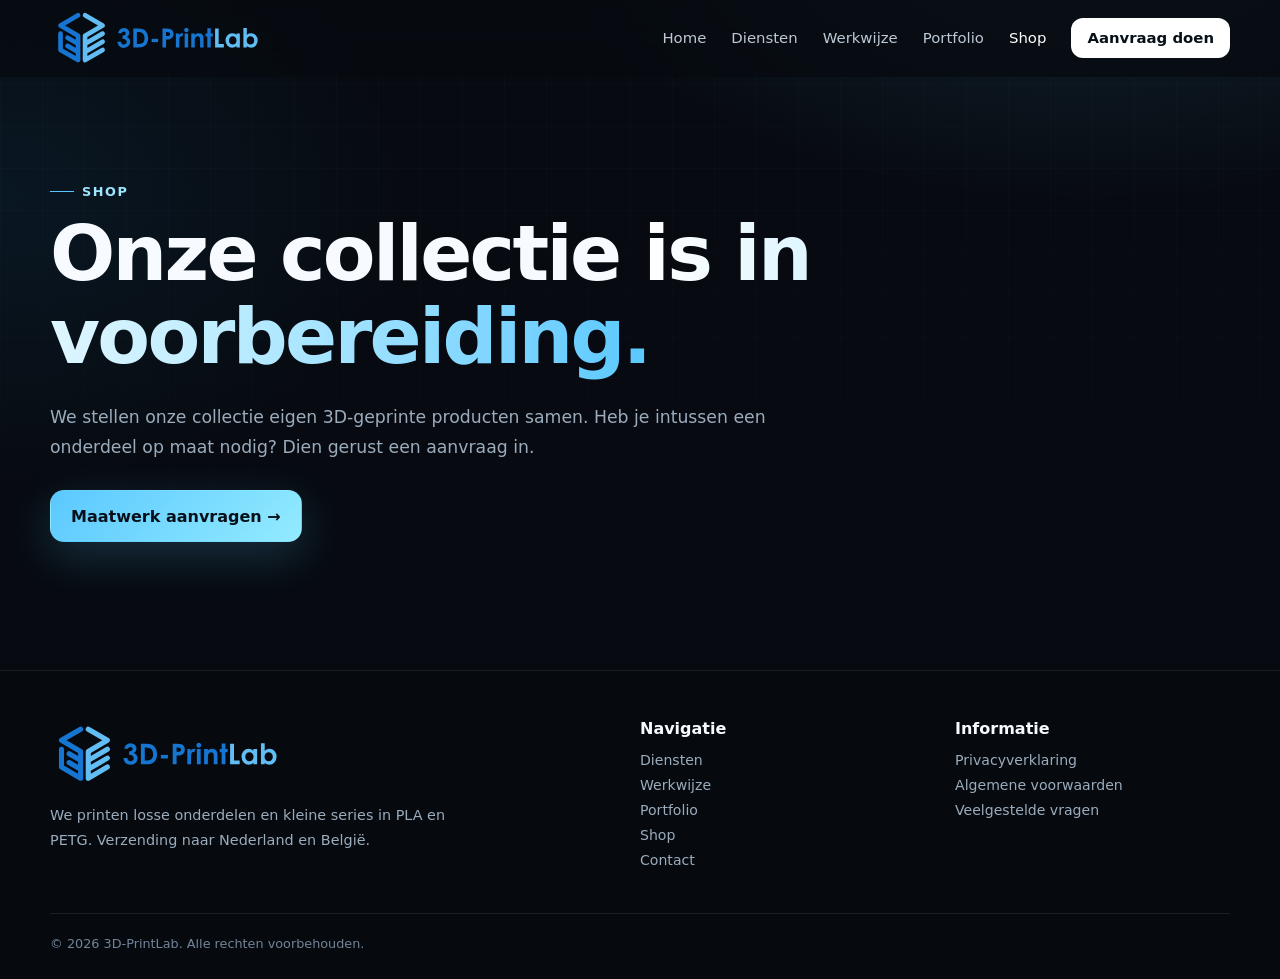
<file: shop.html>
<!doctype html><html lang="nl"><head><meta charset="utf-8"><meta name="viewport" content="width=device-width,initial-scale=1"><title>Shop | 3D-PrintLab</title><meta name="description" content="Eigen 3D-geprinte producten van 3D-PrintLab."><meta name="theme-color" content="#070b11"><link rel="stylesheet" href="assets/style.css"><link rel="icon" href="assets/branding/03-alleen-logo-transparant.svg" sizes="any" type="image/svg+xml"></head><body><header class="site-header"><div class="container nav"><a class="brand" href="index.html"><img class="brand-logo" src="assets/branding/02-logo-naast-tekst-transparant.svg" alt="3D-PrintLab" width="2280" height="660" decoding="async"></a><button class="menu-btn" aria-label="Menu openen">☰</button><nav class="nav-links"><a href="index.html" >Home</a><a href="diensten.html" >Diensten</a><a href="werkwijze.html" >Werkwijze</a><a href="portfolio.html" >Portfolio</a><a href="shop.html" class="active">Shop</a><a href="contact.html" class="nav-cta ">Aanvraag doen</a></nav></div></header><main><section class="page-hero"><div class="container reveal"><span class="eyebrow">Shop</span><h1>Onze collectie <span class="gradient-text">is in voorbereiding.</span></h1><p>We stellen onze collectie eigen 3D-geprinte producten samen. Heb je intussen een onderdeel op maat nodig? Dien gerust een aanvraag in.</p><div class="actions" style="margin-top:28px"><a class="btn btn-primary" href="contact.html">Maatwerk aanvragen →</a></div></div></section></main><footer><div class="container"><div class="footer-grid"><div class="footer-brand"><a class="brand" href="index.html"><img class="brand-logo" src="assets/branding/02-logo-naast-tekst-transparant.svg" alt="3D-PrintLab" width="2280" height="660" decoding="async"></a><p>We printen losse onderdelen en kleine series in PLA en PETG. Verzending naar Nederland en België.</p></div><div class="footer-col"><strong>Navigatie</strong><a href="diensten.html">Diensten</a><a href="werkwijze.html">Werkwijze</a><a href="portfolio.html">Portfolio</a><a href="shop.html">Shop</a><a href="contact.html">Contact</a></div><div class="footer-col"><strong>Informatie</strong><a href="privacy.html">Privacyverklaring</a><a href="voorwaarden.html">Algemene voorwaarden</a><a href="contact.html#faq">Veelgestelde vragen</a></div></div><div class="footer-bottom"><span>© <span data-year></span> 3D-PrintLab. Alle rechten voorbehouden.</span></div></div></footer><script src="assets/app.js"></script></body></html>
</file>
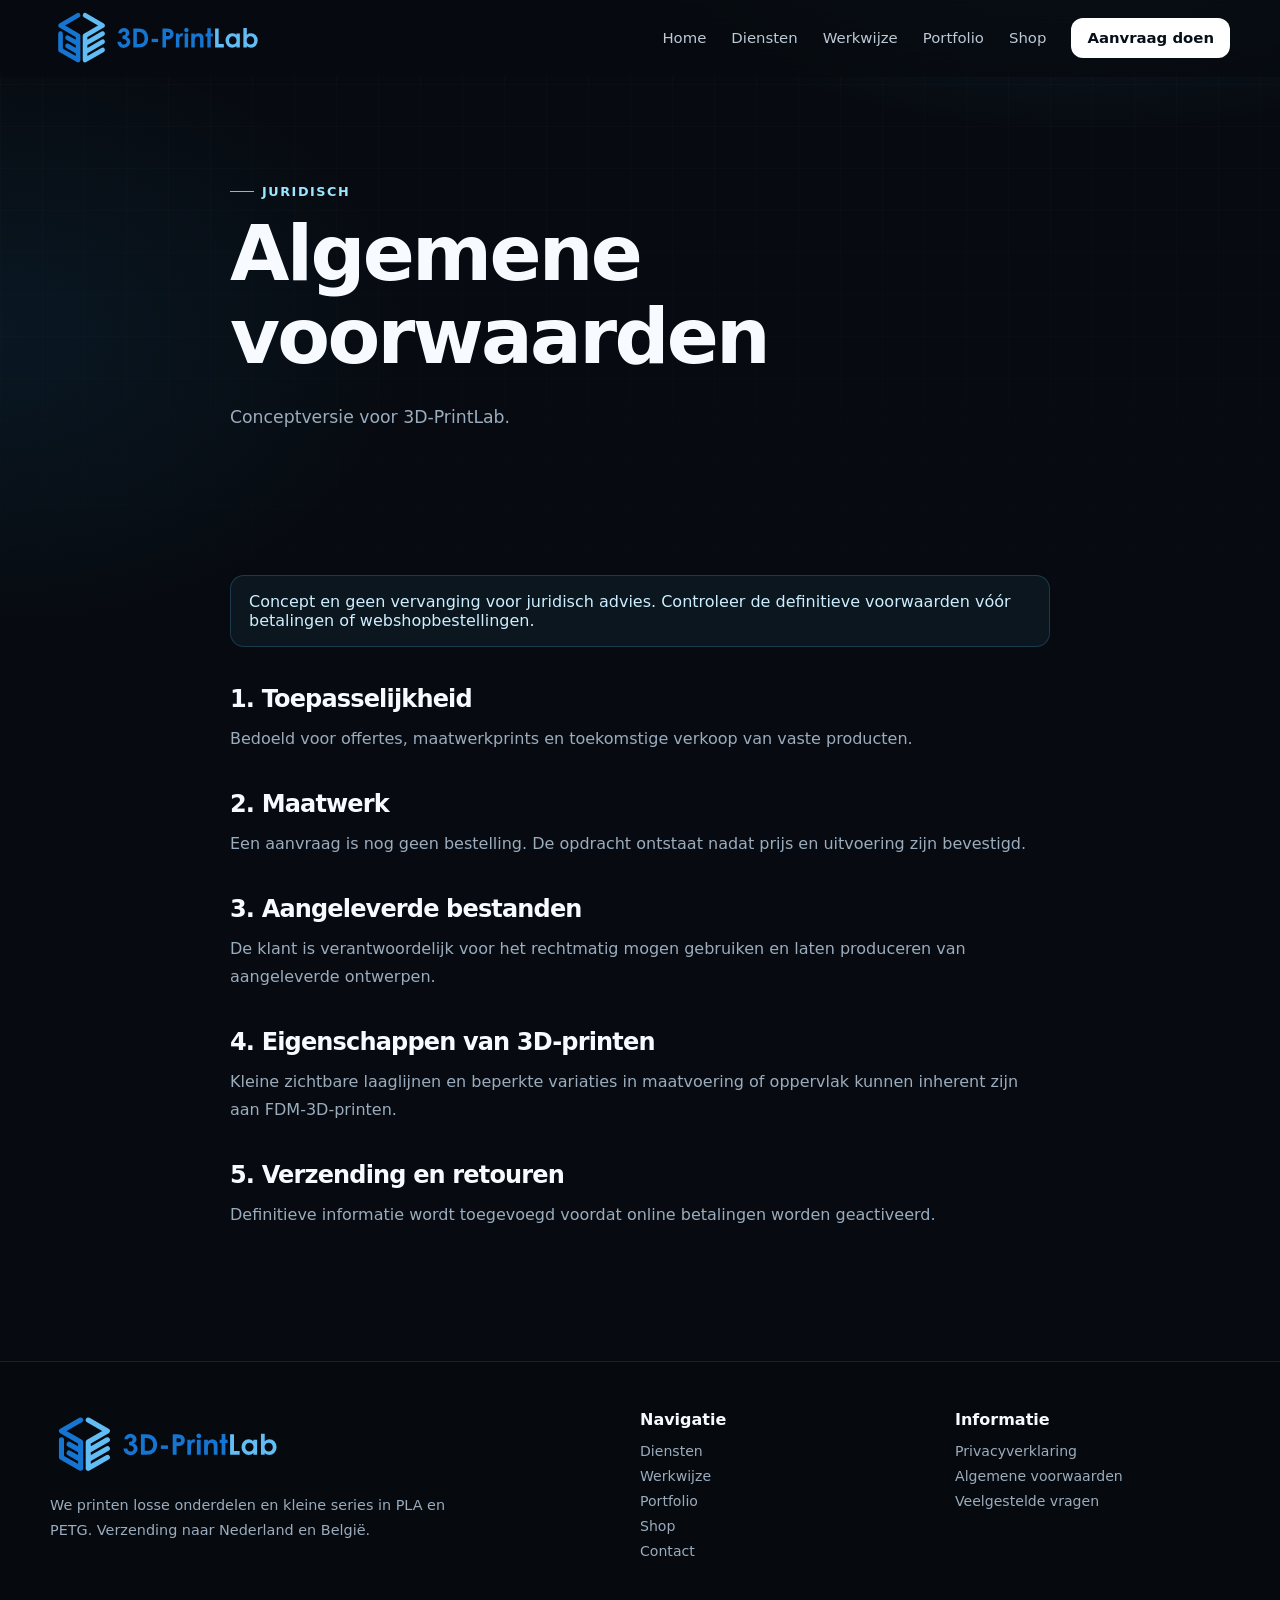
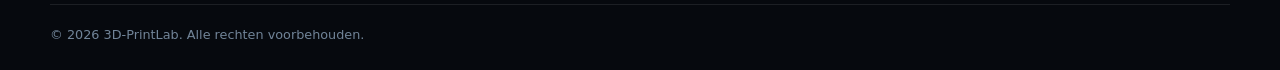
<file: voorwaarden.html>
<!doctype html><html lang="nl"><head><meta charset="utf-8"><meta name="viewport" content="width=device-width,initial-scale=1"><title>Algemene voorwaarden | 3D-PrintLab</title><meta name="description" content="Algemene voorwaarden van 3D-PrintLab."><meta name="theme-color" content="#070b11"><link rel="stylesheet" href="assets/style.css"><link rel="icon" href="assets/branding/03-alleen-logo-transparant.svg" sizes="any" type="image/svg+xml"></head><body><header class="site-header"><div class="container nav"><a class="brand" href="index.html"><img class="brand-logo" src="assets/branding/02-logo-naast-tekst-transparant.svg" alt="3D-PrintLab" width="2280" height="660" decoding="async"></a><button class="menu-btn" aria-label="Menu openen">☰</button><nav class="nav-links"><a href="index.html" >Home</a><a href="diensten.html" >Diensten</a><a href="werkwijze.html" >Werkwijze</a><a href="portfolio.html" >Portfolio</a><a href="shop.html" >Shop</a><a href="contact.html" class="nav-cta ">Aanvraag doen</a></nav></div></header><main><section class="page-hero"><div class="container legal reveal"><span class="eyebrow">Juridisch</span><h1>Algemene voorwaarden</h1><p>Conceptversie voor 3D-PrintLab.</p></div></section><section class="section compact"><div class="container legal reveal"><div class="notice">Concept en geen vervanging voor juridisch advies. Controleer de definitieve voorwaarden vóór betalingen of webshopbestellingen.</div><h2>1. Toepasselijkheid</h2><p>Bedoeld voor offertes, maatwerkprints en toekomstige verkoop van vaste producten.</p><h2>2. Maatwerk</h2><p>Een aanvraag is nog geen bestelling. De opdracht ontstaat nadat prijs en uitvoering zijn bevestigd.</p><h2>3. Aangeleverde bestanden</h2><p>De klant is verantwoordelijk voor het rechtmatig mogen gebruiken en laten produceren van aangeleverde ontwerpen.</p><h2>4. Eigenschappen van 3D-printen</h2><p>Kleine zichtbare laaglijnen en beperkte variaties in maatvoering of oppervlak kunnen inherent zijn aan FDM-3D-printen.</p><h2>5. Verzending en retouren</h2><p>Definitieve informatie wordt toegevoegd voordat online betalingen worden geactiveerd.</p></div></section></main><footer><div class="container"><div class="footer-grid"><div class="footer-brand"><a class="brand" href="index.html"><img class="brand-logo" src="assets/branding/02-logo-naast-tekst-transparant.svg" alt="3D-PrintLab" width="2280" height="660" decoding="async"></a><p>We printen losse onderdelen en kleine series in PLA en PETG. Verzending naar Nederland en België.</p></div><div class="footer-col"><strong>Navigatie</strong><a href="diensten.html">Diensten</a><a href="werkwijze.html">Werkwijze</a><a href="portfolio.html">Portfolio</a><a href="shop.html">Shop</a><a href="contact.html">Contact</a></div><div class="footer-col"><strong>Informatie</strong><a href="privacy.html">Privacyverklaring</a><a href="voorwaarden.html">Algemene voorwaarden</a><a href="contact.html#faq">Veelgestelde vragen</a></div></div><div class="footer-bottom"><span>© <span data-year></span> 3D-PrintLab. Alle rechten voorbehouden.</span></div></div></footer><script src="assets/app.js"></script></body></html>
</file>
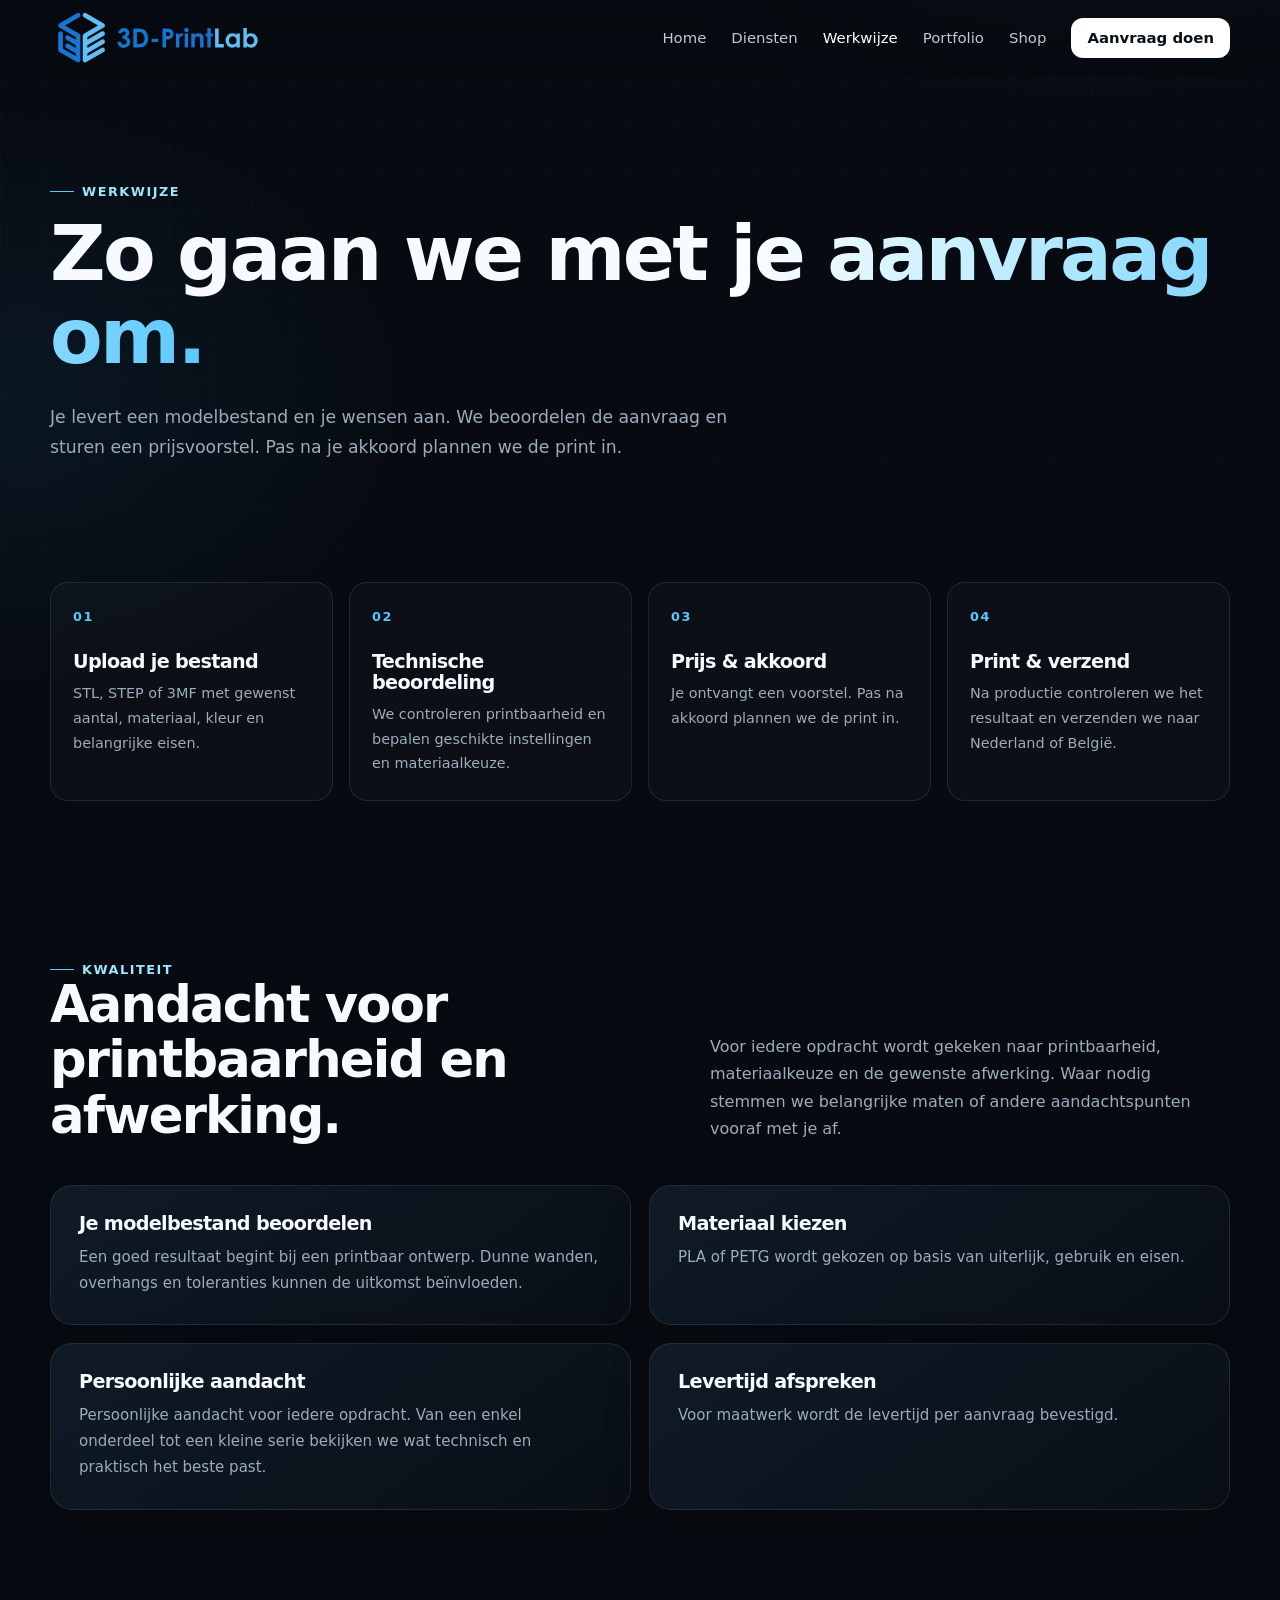
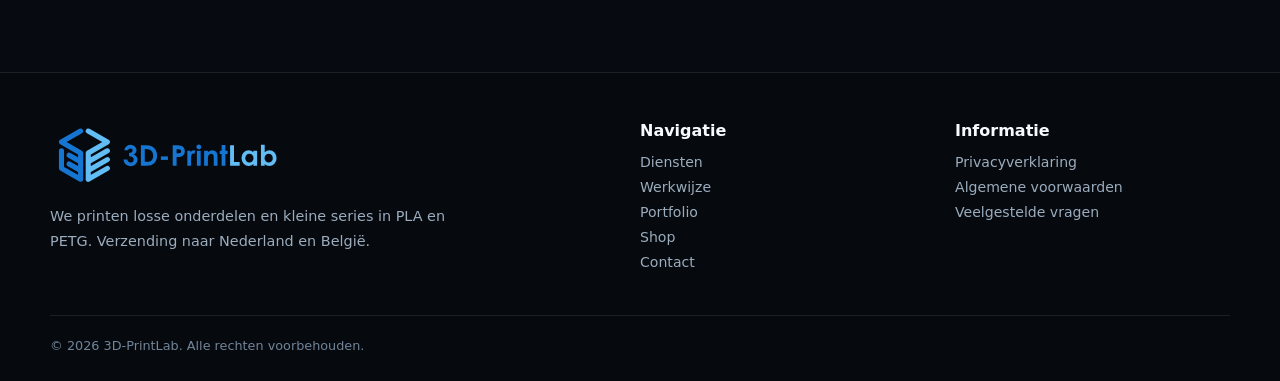
<file: werkwijze.html>
<!doctype html><html lang="nl"><head><meta charset="utf-8"><meta name="viewport" content="width=device-width,initial-scale=1"><title>Werkwijze | 3D-PrintLab</title><meta name="description" content="Zo werkt een 3D-printopdracht bij 3D-PrintLab."><meta name="theme-color" content="#070b11"><link rel="stylesheet" href="assets/style.css"><link rel="icon" href="assets/branding/03-alleen-logo-transparant.svg" sizes="any" type="image/svg+xml"></head><body><header class="site-header"><div class="container nav"><a class="brand" href="index.html"><img class="brand-logo" src="assets/branding/02-logo-naast-tekst-transparant.svg" alt="3D-PrintLab" width="2280" height="660" decoding="async"></a><button class="menu-btn" aria-label="Menu openen">☰</button><nav class="nav-links"><a href="index.html" >Home</a><a href="diensten.html" >Diensten</a><a href="werkwijze.html" class="active">Werkwijze</a><a href="portfolio.html" >Portfolio</a><a href="shop.html" >Shop</a><a href="contact.html" class="nav-cta ">Aanvraag doen</a></nav></div></header><main><section class="page-hero"><div class="container reveal"><span class="eyebrow">Werkwijze</span><h1>Zo gaan we met <span class="gradient-text">je aanvraag om.</span></h1><p>Je levert een modelbestand en je wensen aan. We beoordelen de aanvraag en sturen een prijsvoorstel. Pas na je akkoord plannen we de print in.</p></div></section><section class="section compact"><div class="container steps"><div class="step reveal"><h3>Upload je bestand</h3><p>STL, STEP of 3MF met gewenst aantal, materiaal, kleur en belangrijke eisen.</p></div><div class="step reveal"><h3>Technische beoordeling</h3><p>We controleren printbaarheid en bepalen geschikte instellingen en materiaalkeuze.</p></div><div class="step reveal"><h3>Prijs & akkoord</h3><p>Je ontvangt een voorstel. Pas na akkoord plannen we de print in.</p></div><div class="step reveal"><h3>Print & verzend</h3><p>Na productie controleren we het resultaat en verzenden we naar Nederland of België.</p></div></div></section><section class="section"><div class="container"><div class="section-head reveal"><div><span class="eyebrow">Kwaliteit</span><h2>Aandacht voor printbaarheid en afwerking.</h2></div><p>Voor iedere opdracht wordt gekeken naar printbaarheid, materiaalkeuze en de gewenste afwerking. Waar nodig stemmen we belangrijke maten of andere aandachtspunten vooraf met je af.</p></div><div class="feature-grid"><div class="feature reveal"><h3>Je modelbestand beoordelen</h3><p>Een goed resultaat begint bij een printbaar ontwerp. Dunne wanden, overhangs en toleranties kunnen de uitkomst beïnvloeden.</p></div><div class="feature reveal"><h3>Materiaal kiezen</h3><p>PLA of PETG wordt gekozen op basis van uiterlijk, gebruik en eisen.</p></div><div class="feature reveal"><h3>Persoonlijke aandacht</h3><p>Persoonlijke aandacht voor iedere opdracht. Van een enkel onderdeel tot een kleine serie bekijken we wat technisch en praktisch het beste past.</p></div><div class="feature reveal"><h3>Levertijd afspreken</h3><p>Voor maatwerk wordt de levertijd per aanvraag bevestigd.</p></div></div></div></section></main><footer><div class="container"><div class="footer-grid"><div class="footer-brand"><a class="brand" href="index.html"><img class="brand-logo" src="assets/branding/02-logo-naast-tekst-transparant.svg" alt="3D-PrintLab" width="2280" height="660" decoding="async"></a><p>We printen losse onderdelen en kleine series in PLA en PETG. Verzending naar Nederland en België.</p></div><div class="footer-col"><strong>Navigatie</strong><a href="diensten.html">Diensten</a><a href="werkwijze.html">Werkwijze</a><a href="portfolio.html">Portfolio</a><a href="shop.html">Shop</a><a href="contact.html">Contact</a></div><div class="footer-col"><strong>Informatie</strong><a href="privacy.html">Privacyverklaring</a><a href="voorwaarden.html">Algemene voorwaarden</a><a href="contact.html#faq">Veelgestelde vragen</a></div></div><div class="footer-bottom"><span>© <span data-year></span> 3D-PrintLab. Alle rechten voorbehouden.</span></div></div></footer><script src="assets/app.js"></script></body></html>
</file>
<file: assets/style.css>
:root{--bg:#070b11;--bg2:#0d141e;--panel:#101923;--line:rgba(255,255,255,.09);--text:#f7fbff;--muted:#9bacbd;--blue:#5ac8ff;--blue2:#9ce7ff;--green:#52e0a4;--max:1180px;--radius:22px}*{box-sizing:border-box}html{scroll-behavior:smooth}body{margin:0;background:radial-gradient(900px 500px at 85% -10%,rgba(90,200,255,.14),transparent 60%),radial-gradient(700px 500px at 0 20%,rgba(29,130,190,.10),transparent 58%),var(--bg);color:var(--text);font-family:Inter,ui-sans-serif,system-ui,-apple-system,BlinkMacSystemFont,"Segoe UI",sans-serif;-webkit-font-smoothing:antialiased;overflow-x:hidden}body:before{content:"";position:fixed;inset:0;pointer-events:none;background-image:linear-gradient(rgba(255,255,255,.018) 1px,transparent 1px),linear-gradient(90deg,rgba(255,255,255,.018) 1px,transparent 1px);background-size:42px 42px;mask-image:linear-gradient(to bottom,#000,transparent 90%);z-index:-1}a{color:inherit;text-decoration:none}button,input,textarea,select{font:inherit}.container{width:min(calc(100% - 40px),var(--max));margin:auto}.section{padding:92px 0}.compact{padding:62px 0}.site-header{position:sticky;top:0;z-index:50;background:rgba(7,11,17,.76);backdrop-filter:blur(18px);border-bottom:1px solid transparent;transition:.2s}.site-header.scrolled{border-color:var(--line);background:rgba(7,11,17,.92)}.nav{height:76px;display:flex;align-items:center;justify-content:space-between;gap:24px}.brand{display:flex;align-items:center;gap:11px;font-weight:900;letter-spacing:-.03em}.nav-links{display:flex;align-items:center;gap:25px}.nav-links a{font-size:.93rem;color:#bdc9d5}.nav-links a:hover,.nav-links a.active{color:#fff}.nav-cta{padding:11px 16px;border-radius:12px;background:#fff;color:#071018!important;font-weight:800}.menu-btn{display:none;background:none;border:0;color:#fff}.eyebrow{display:inline-flex;align-items:center;gap:8px;color:var(--blue2);font-size:.8rem;font-weight:800;letter-spacing:.12em;text-transform:uppercase}.eyebrow:before{content:"";width:24px;height:1px;background:var(--blue)}h1,h2,h3{margin:0;line-height:1.08;letter-spacing:-.035em}h1{font-size:clamp(3rem,7vw,6.7rem)}h2{font-size:clamp(2.1rem,4vw,4.1rem)}h3{font-size:1.2rem}p{margin:0;line-height:1.72;color:var(--muted)}.lead{font-size:clamp(1.05rem,1.5vw,1.25rem);max-width:760px}.gradient-text{background:linear-gradient(90deg,#fff,#bcecff 45%,var(--blue));-webkit-background-clip:text;background-clip:text;color:transparent}.hero{padding:88px 0 64px;min-height:calc(100vh - 76px);display:flex;align-items:center}.hero-grid{display:grid;grid-template-columns:1.15fr .85fr;gap:50px;align-items:center}.hero-copy .eyebrow{margin-bottom:24px}.hero-copy h1{margin-bottom:24px}.hero-copy .lead{margin-bottom:32px}.actions{display:flex;gap:13px;flex-wrap:wrap}.btn{min-height:52px;padding:0 20px;border-radius:14px;border:1px solid transparent;display:inline-flex;align-items:center;justify-content:center;gap:10px;font-weight:800;transition:.25s}.btn-primary{background:linear-gradient(135deg,var(--blue),#93ebff);color:#06101a;box-shadow:0 14px 45px rgba(90,200,255,.2)}.btn-primary:hover{transform:translateY(-2px);box-shadow:0 18px 55px rgba(90,200,255,.3)}.btn-ghost{border-color:var(--line);background:rgba(255,255,255,.035)}.btn-ghost:hover{border-color:rgba(90,200,255,.4);background:rgba(90,200,255,.06)}.hero-points{display:flex;gap:24px;flex-wrap:wrap;margin-top:32px}.hero-points span{display:flex;align-items:center;gap:8px;color:#bac7d3;font-size:.9rem}.dot{width:7px;height:7px;border-radius:50%;background:var(--green);box-shadow:0 0 14px rgba(82,224,164,.7)}.hero-visual{position:relative;min-height:530px}.glow{position:absolute;inset:8% 3% 4% 10%;border-radius:50%;background:radial-gradient(circle,rgba(90,200,255,.22),rgba(90,200,255,.03) 45%,transparent 68%);filter:blur(20px);animation:pulse 5s ease-in-out infinite}.machine-card{position:absolute;inset:34px 0 30px 40px;border:1px solid rgba(255,255,255,.11);border-radius:32px;background:linear-gradient(145deg,rgba(20,32,45,.97),rgba(8,14,22,.94));box-shadow:0 30px 70px rgba(0,0,0,.28);overflow:hidden;transform:perspective(1100px) rotateY(-7deg) rotateX(2deg)}.machine-top{height:64px;border-bottom:1px solid var(--line);display:flex;align-items:center;justify-content:space-between;padding:0 22px}.machine-status{display:flex;align-items:center;gap:9px;font-size:.8rem;color:#cbd7e0}.machine-window{position:absolute;left:40px;right:40px;top:98px;bottom:46px;border:1px solid rgba(255,255,255,.1);border-radius:18px;background:linear-gradient(160deg,#0b121a,#0a0f15);overflow:hidden}.machine-window:after{content:"";position:absolute;inset:0;background:linear-gradient(115deg,transparent 25%,rgba(255,255,255,.055) 42%,transparent 58%);transform:translateX(-100%);animation:sheen 6s infinite}.gantry{position:absolute;left:16%;right:16%;top:24%;height:10px;border-radius:10px;background:#263747;box-shadow:0 0 0 1px #304459}.toolhead{position:absolute;top:22%;left:48%;width:46px;height:62px;border-radius:9px;background:linear-gradient(#22384b,#111d29);border:1px solid #35546a;animation:printhead 4s ease-in-out infinite}.toolhead:after{content:"";position:absolute;left:19px;bottom:-18px;width:7px;height:19px;background:linear-gradient(#b9c7d1,#587080);clip-path:polygon(30% 0,70% 0,100% 100%,0 100%)}.print-bed{position:absolute;left:16%;right:16%;bottom:18%;height:14px;background:#1c2a34;border:1px solid #3b5668;border-radius:6px}.print-part{position:absolute;left:34%;right:34%;bottom:calc(18% + 15px);height:70px;background:repeating-linear-gradient(to bottom,#5ecfff 0 2px,#2697d1 2px 4px);clip-path:polygon(20% 0,80% 0,100% 100%,0 100%);filter:drop-shadow(0 0 14px rgba(90,200,255,.18))}.machine-badge{position:absolute;right:-12px;bottom:64px;width:180px;padding:16px;border:1px solid rgba(90,200,255,.2);border-radius:16px;background:rgba(10,17,25,.88);backdrop-filter:blur(14px);box-shadow:0 20px 55px rgba(0,0,0,.28)}.machine-badge strong{display:block;font-size:.88rem;margin-bottom:5px}.machine-badge span{font-size:.77rem;color:var(--muted)}.brand-note{position:absolute;left:0;bottom:0;font-size:.74rem;color:#718498}.stats{display:grid;grid-template-columns:repeat(3,1fr);border-top:1px solid var(--line);border-bottom:1px solid var(--line)}.stat{padding:30px 24px;border-right:1px solid var(--line)}.stat:last-child{border-right:0}.stat strong{font-size:1.55rem;display:block;margin-bottom:5px}.stat span{color:var(--muted);font-size:.88rem}.section-head{display:flex;justify-content:space-between;align-items:end;gap:32px;margin-bottom:42px}.section-head p{max-width:520px}.cards{display:grid;grid-template-columns:repeat(3,1fr);gap:18px}.card,.feature,.contact-panel,.form-panel{border:1px solid var(--line);border-radius:var(--radius);background:linear-gradient(145deg,rgba(17,29,42,.88),rgba(10,15,22,.88));padding:28px;box-shadow:0 18px 50px rgba(0,0,0,.13)}.card{transition:.25s}.card:hover{transform:translateY(-5px);border-color:rgba(90,200,255,.22)}.icon{width:45px;height:45px;border-radius:13px;display:grid;place-items:center;margin-bottom:22px;background:rgba(90,200,255,.09);border:1px solid rgba(90,200,255,.14);color:var(--blue)}.card h3,.feature h3{margin-bottom:10px}.card p,.feature p{font-size:.94rem}.steps{display:grid;grid-template-columns:repeat(4,1fr);gap:16px;counter-reset:steps}.step{position:relative;padding:26px 22px 24px;border:1px solid var(--line);border-radius:18px;background:rgba(255,255,255,.025)}.step:before{counter-increment:steps;content:"0" counter(steps);display:block;color:var(--blue);font-weight:900;font-size:.8rem;letter-spacing:.12em;margin-bottom:28px}.step h3{margin-bottom:8px}.step p{font-size:.9rem}.material-stage{display:grid;grid-template-columns:1fr 1fr;gap:28px}.material-copy{padding:34px;border:1px solid var(--line);border-radius:var(--radius);background:rgba(255,255,255,.025)}.material-copy h2{margin:10px 0 18px}.spools{display:grid;grid-template-columns:1fr 1fr;gap:16px}.spool{min-height:210px;border:1px solid var(--line);border-radius:22px;position:relative;overflow:hidden;background:linear-gradient(145deg,#101a26,#0a1018);display:grid;place-items:center}.spool-ring{width:130px;height:130px;border-radius:50%;border:25px solid var(--spool);box-shadow:inset 0 0 0 9px rgba(0,0,0,.35),0 16px 40px rgba(0,0,0,.35)}.spool-ring:after{content:"";display:block;width:45px;height:45px;border-radius:50%;background:#091019;margin:17px}.spool-label{position:absolute;left:18px;bottom:16px}.spool-label strong{display:block}.spool-label span{font-size:.78rem;color:var(--muted)}.cta{position:relative;overflow:hidden;border:1px solid rgba(90,200,255,.2);border-radius:30px;padding:48px;background:linear-gradient(135deg,rgba(90,200,255,.12),rgba(255,255,255,.025) 48%,rgba(90,200,255,.05));display:flex;align-items:center;justify-content:space-between;gap:32px}.cta:after{content:"";position:absolute;width:240px;height:240px;border-radius:50%;right:-80px;top:-100px;background:rgba(90,200,255,.1)}.cta h2{font-size:clamp(2rem,4vw,3.5rem);max-width:700px}.cta .actions{position:relative;z-index:2}.page-hero{padding:100px 0 58px}.page-hero h1{font-size:clamp(2.8rem,6vw,5.5rem);margin:14px 0 24px}.page-hero p{max-width:720px;font-size:1.08rem}.feature-grid{display:grid;grid-template-columns:repeat(2,1fr);gap:18px}.portfolio-grid{display:grid;grid-template-columns:repeat(12,1fr);gap:16px}.project{min-height:320px;border-radius:22px;border:1px solid var(--line);position:relative;overflow:hidden;background:linear-gradient(145deg,#101a27,#0b1118)}.project.large{grid-column:span 7}.project.small{grid-column:span 5}.project-art{position:absolute;inset:0;display:grid;place-items:center}.project-shape{width:42%;aspect-ratio:1;border-radius:24% 44% 28% 38%;background:linear-gradient(145deg,rgba(90,200,255,.55),rgba(23,135,197,.10));box-shadow:0 0 80px rgba(90,200,255,.15);transform:rotate(28deg)}.project-info{position:absolute;left:0;right:0;bottom:0;padding:28px;background:linear-gradient(transparent,rgba(5,9,14,.95))}.project-info span{font-size:.78rem;color:var(--blue);text-transform:uppercase;letter-spacing:.1em;font-weight:800}.project-info h3{margin-top:6px}.products{display:grid;grid-template-columns:repeat(3,1fr);gap:18px}.product-card{border:1px solid var(--line);border-radius:22px;overflow:hidden;background:var(--panel)}.product-img{aspect-ratio:1.2;background:linear-gradient(145deg,#152333,#0a1018);display:grid;place-items:center;position:relative}.product-cube{width:100px;height:100px;border:1px solid rgba(90,200,255,.45);background:rgba(90,200,255,.08);transform:rotate(30deg) skewY(-8deg);box-shadow:25px 25px 55px rgba(0,0,0,.4)}.pill{position:absolute;left:16px;top:16px;padding:7px 10px;border-radius:999px;background:rgba(0,0,0,.5);font-size:.72rem;color:#d6e3ec;border:1px solid var(--line)}.product-body{padding:22px}.product-body h3{margin-bottom:7px}.product-body p{font-size:.9rem;margin-bottom:18px}.product-row{display:flex;justify-content:space-between;align-items:center}.price{font-size:1.18rem;font-weight:900}.form-wrap{display:grid;grid-template-columns:.8fr 1.2fr;gap:26px}.contact-panel h2{font-size:2rem;margin:12px 0 16px}.contact-list{margin-top:26px;display:grid;gap:12px}.contact-item{display:flex;gap:12px;align-items:flex-start;padding:14px;border:1px solid var(--line);border-radius:14px}.contact-item strong{display:block;font-size:.9rem}.contact-item span{font-size:.82rem;color:var(--muted)}.form-grid{display:grid;grid-template-columns:1fr 1fr;gap:14px}.field{display:grid;gap:8px}.field.full{grid-column:1/-1}label{font-size:.82rem;color:#c7d3df;font-weight:700}input,textarea,select{width:100%;border:1px solid var(--line);border-radius:13px;background:#0a1018;color:#fff;padding:14px 15px;outline:none;transition:.2s}input:focus,textarea:focus,select:focus{border-color:rgba(90,200,255,.5);box-shadow:0 0 0 3px rgba(90,200,255,.07)}textarea{min-height:140px;resize:vertical}.file-drop{border:1px dashed rgba(90,200,255,.28);border-radius:14px;padding:20px;background:rgba(90,200,255,.035)}.file-drop small{display:block;color:var(--muted);margin-top:6px}.form-note{font-size:.8rem;color:#8193a5;margin-top:13px}.alert{margin-top:14px;padding:13px 15px;border-radius:12px;font-size:.85rem;display:none}.alert.show{display:block}.alert.info{background:rgba(90,200,255,.08);border:1px solid rgba(90,200,255,.2);color:#cbeeff}.faq{display:grid;gap:12px}.faq-item{border:1px solid var(--line);border-radius:16px;background:rgba(255,255,255,.02);overflow:hidden}.faq-btn{width:100%;border:0;background:transparent;color:#fff;text-align:left;padding:20px;display:flex;justify-content:space-between;font-weight:800}.faq-answer{max-height:0;overflow:hidden;transition:max-height .35s}.faq-answer p{padding:0 20px 20px}.faq-item.open .faq-answer{max-height:220px}.legal{max-width:820px}.legal h2{font-size:1.5rem;margin:40px 0 12px}.legal p,.legal li{color:var(--muted);line-height:1.72}.notice{padding:16px 18px;border-radius:14px;border:1px solid rgba(90,200,255,.2);background:rgba(90,200,255,.06);color:#cdefff;margin:22px 0}footer{border-top:1px solid var(--line);padding:48px 0 28px;margin-top:70px;background:rgba(0,0,0,.12)}.footer-grid{display:grid;grid-template-columns:1.4fr .7fr .7fr;gap:40px}.footer-brand p{max-width:430px;margin-top:14px;font-size:.9rem}.footer-col strong{display:block;margin-bottom:14px}.footer-col a{display:block;color:var(--muted);font-size:.88rem;margin:9px 0}.footer-col a:hover{color:#fff}.footer-bottom{display:flex;justify-content:space-between;gap:20px;align-items:center;border-top:1px solid var(--line);padding-top:22px;margin-top:36px;font-size:.8rem;color:#718498}.socials{display:flex;gap:10px}.social{width:34px;height:34px;border-radius:10px;border:1px solid var(--line);display:grid;place-items:center;color:#9fb0c0}.reveal{opacity:0;transform:translateY(20px);transition:opacity .7s,transform .7s}.reveal.visible{opacity:1;transform:none}@keyframes printhead{0%,100%{transform:translateX(-90px)}50%{transform:translateX(90px)}}@keyframes sheen{0%,20%{transform:translateX(-120%)}50%,100%{transform:translateX(120%)}}@keyframes pulse{0%,100%{opacity:.65;transform:scale(.96)}50%{opacity:1;transform:scale(1.04)}}@media(max-width:960px){.hero-grid,.material-stage,.form-wrap{grid-template-columns:1fr}.hero-visual{min-height:460px}.cards,.products{grid-template-columns:1fr 1fr}.steps{grid-template-columns:1fr 1fr}.section-head{align-items:start;flex-direction:column}.footer-grid{grid-template-columns:1fr 1fr}.footer-brand{grid-column:1/-1}}@media(max-width:720px){.container{width:min(calc(100% - 28px),var(--max))}.section{padding:72px 0}.hero{padding-top:58px}.nav{height:68px}.menu-btn{display:block}.nav-links{position:absolute;left:14px;right:14px;top:72px;display:none;flex-direction:column;align-items:stretch;background:#0b1119;border:1px solid var(--line);border-radius:18px;padding:14px;box-shadow:0 24px 60px rgba(0,0,0,.35)}.nav-links.open{display:flex}.nav-links a{padding:10px}.nav-cta{text-align:center}h1{font-size:clamp(2.7rem,14vw,4.6rem)}.hero-visual{min-height:380px}.machine-card{inset:20px 0 34px 6px}.machine-badge{right:8px;bottom:18px}.stats,.cards,.products,.feature-grid{grid-template-columns:1fr}.stat{border-right:0;border-bottom:1px solid var(--line)}.stat:last-child{border-bottom:0}.steps{grid-template-columns:1fr}.spools{grid-template-columns:1fr 1fr}.cta{padding:34px 24px;align-items:flex-start;flex-direction:column}.portfolio-grid{display:block}.project{margin-bottom:16px;min-height:280px}.form-grid{grid-template-columns:1fr}.field.full{grid-column:auto}.footer-grid{grid-template-columns:1fr}.footer-brand{grid-column:auto}.footer-bottom{align-items:flex-start;flex-direction:column}}@media(prefers-reduced-motion:reduce){*,*:before,*:after{scroll-behavior:auto!important;animation-duration:.01ms!important;animation-iteration-count:1!important;transition-duration:.01ms!important}}
/* User-selected workshop illustrations; full-width materials above equal cards. */
.hero-visual .printer-photo{position:relative;margin:0 0 40px;border:1px solid var(--line);border-radius:var(--radius);overflow:hidden;background:var(--panel)}
.printer-photo img{display:block;width:100%;height:auto;max-height:530px;object-fit:contain}
.material-stage{grid-template-columns:minmax(0,1fr);gap:24px}
.material-stage .material-copy{width:100%}
.material-stage .material-copy p{max-width:900px}
.material-stage .spools{grid-template-columns:repeat(2,minmax(0,1fr));gap:24px}
.material-stage .spool{display:block;min-width:0}
.material-stage .filament-photo{display:block;width:100%;height:auto;aspect-ratio:1;object-fit:cover;object-position:center}
.material-stage .spool-label{position:static;padding:22px 24px}
@media(max-width:720px){.material-stage .spools{grid-template-columns:minmax(0,1fr);gap:20px}.material-stage{gap:20px}}

/* Official supplied logo artwork: preserve intrinsic proportions and clear space. */
.brand-logo{display:block;width:220px;max-width:100%;height:auto;flex-shrink:0}
.site-header .brand{flex-shrink:0}
.footer-brand .brand-logo{width:240px}
@media(min-width:721px) and (max-width:1000px){.site-header .brand-logo{width:180px}}
@media(min-width:721px) and (max-width:850px){.site-header .nav-links{gap:14px}}
@media(max-width:720px){.site-header .brand-logo{width:190px}}
@media(max-width:359px){.site-header .brand-logo{width:170px}}
</file>
